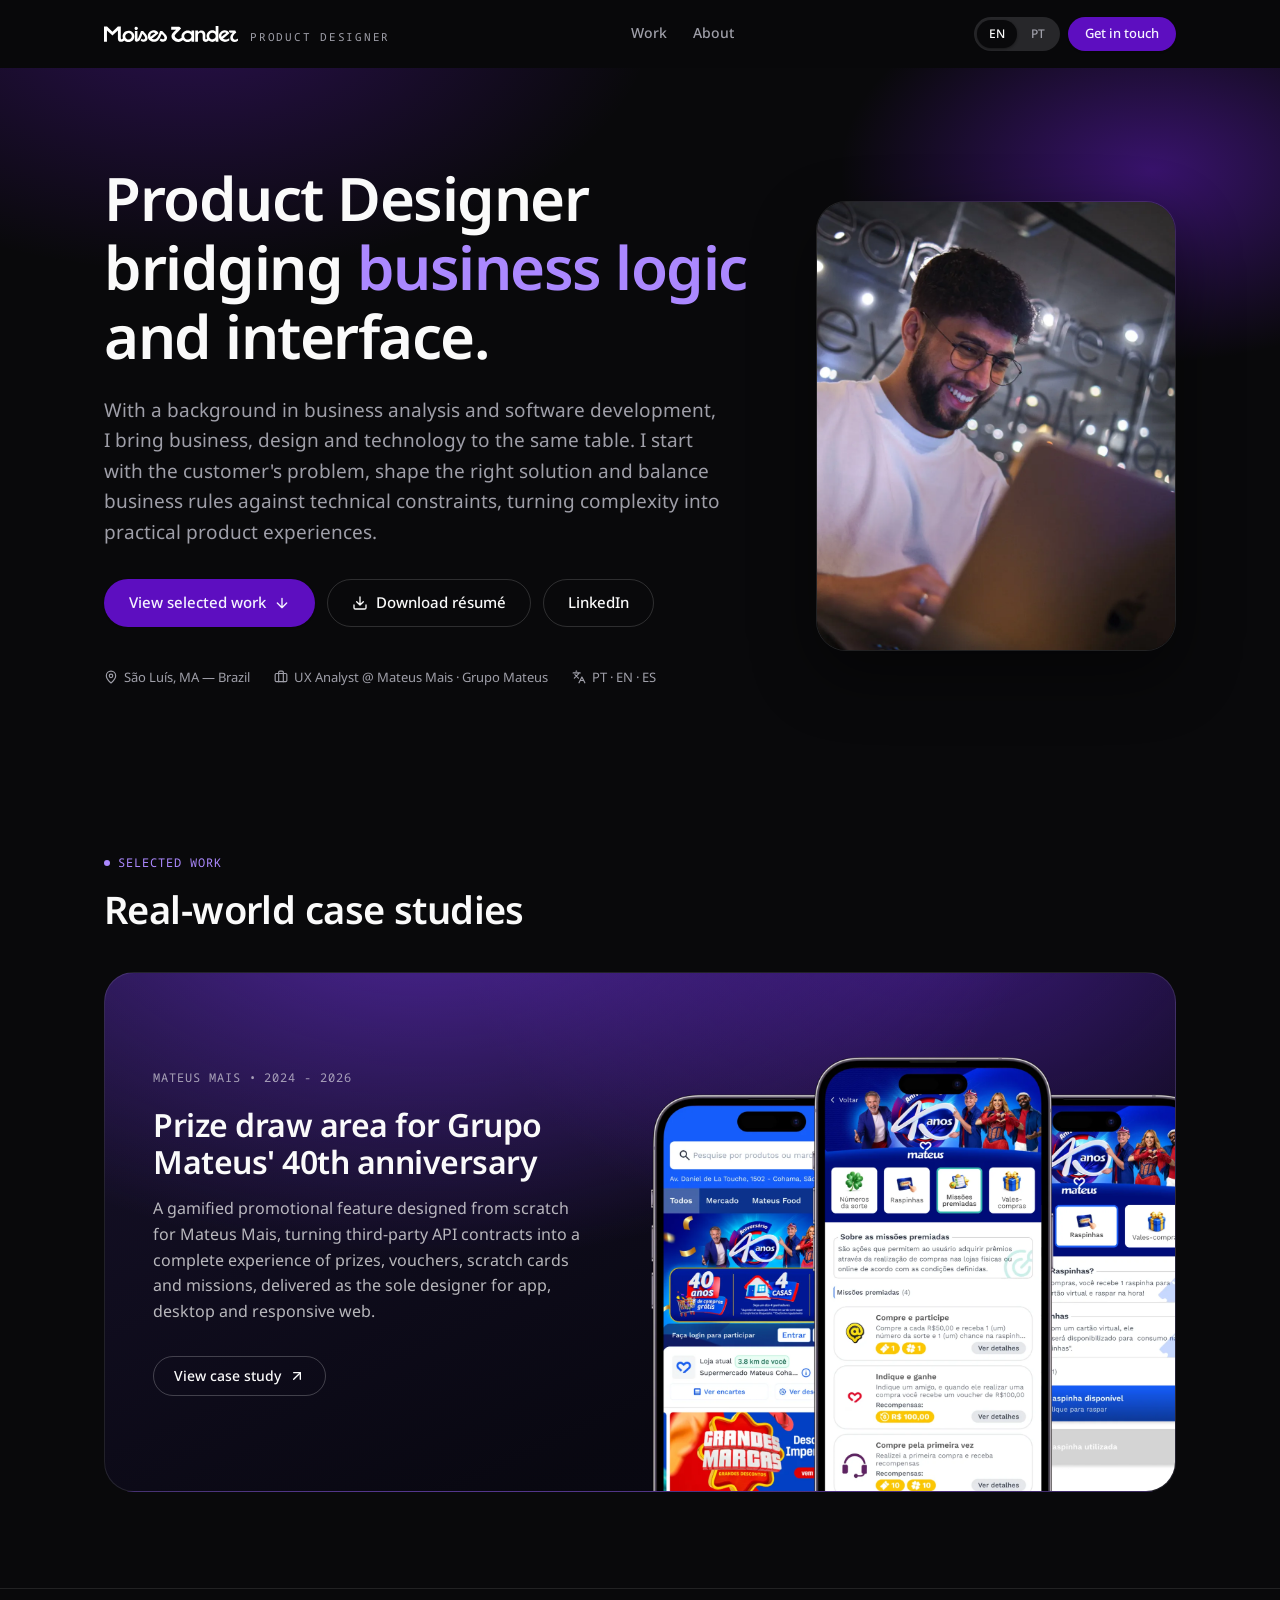
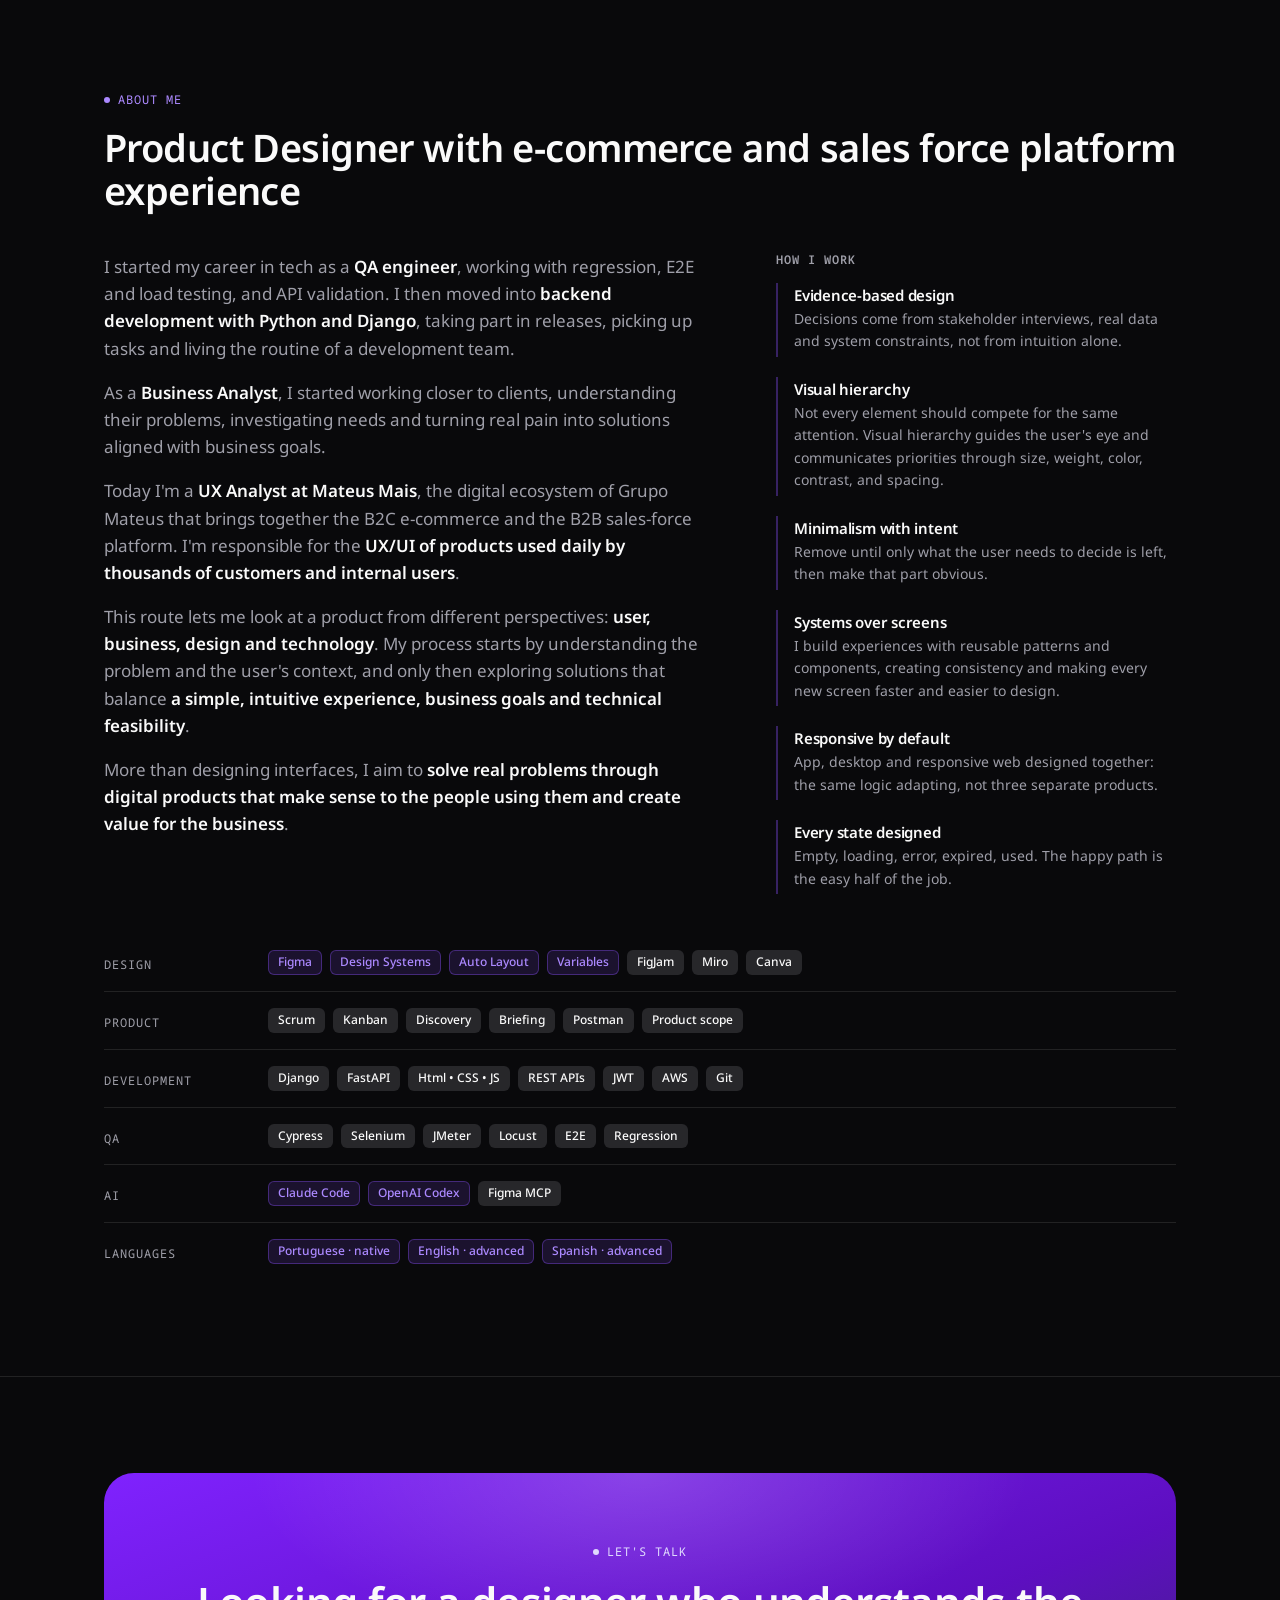
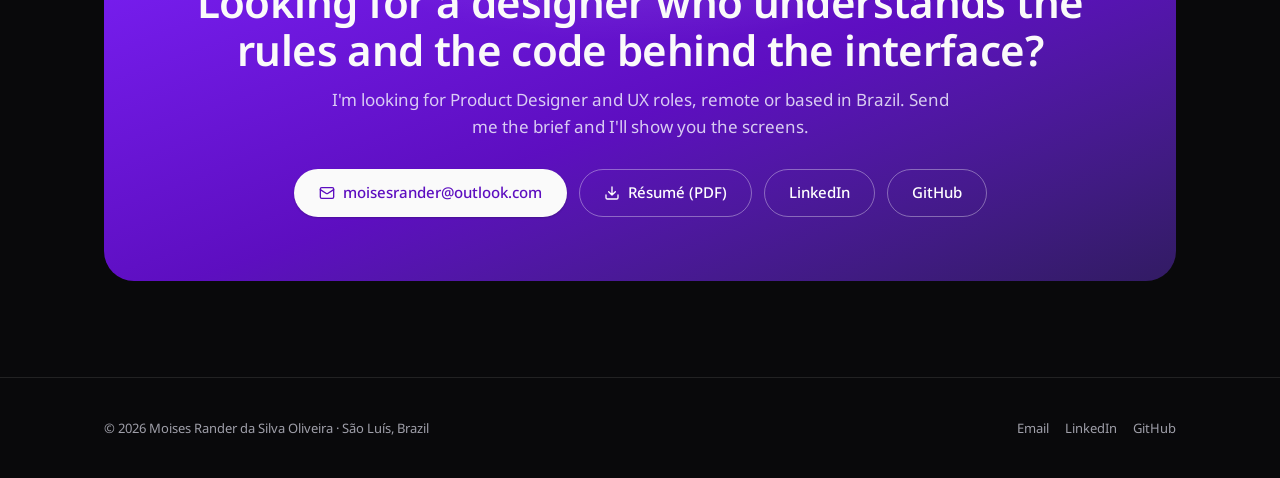
<file: index.html>
<!DOCTYPE html>
<html lang="en">

<head>
  <meta charset="UTF-8">
  <meta name="viewport" content="width=device-width, initial-scale=1.0">
  <title data-en="Moises Rander · Product Designer" data-pt="Moises Rander · Product Designer">Moises Rander · Product
    Designer</title>
  <meta name="description" content="Product Designer with a background in business analysis and software development. UX/UI for e-commerce and B2B sales force products at Grupo Mateus. São Luís, Brazil.">
  <link rel="canonical" href="https://moises-rander.github.io/portfolio/">
  <meta property="og:type" content="website">
  <meta property="og:url" content="https://moises-rander.github.io/portfolio/">
  <meta property="og:title" content="Moises Rander · Product Designer">
  <meta property="og:description" content="Product Designer with a background in business analysis and software development. UX/UI for e-commerce and B2B sales force products at Grupo Mateus. São Luís, Brazil.">
  <meta property="og:image" content="https://moises-rander.github.io/portfolio/assets/img/og-cover.jpg">
  <meta property="og:image:width" content="1200">
  <meta property="og:image:height" content="630">
  <meta property="og:locale" content="pt_BR">
  <meta property="og:locale:alternate" content="en_US">
  <meta name="twitter:card" content="summary_large_image">
  <meta name="twitter:title" content="Moises Rander · Product Designer">
  <meta name="twitter:description" content="Product Designer with a background in business analysis and software development. UX/UI for e-commerce and B2B sales force products at Grupo Mateus. São Luís, Brazil.">
  <meta name="twitter:image" content="https://moises-rander.github.io/portfolio/assets/img/og-cover.jpg">
  <link rel="icon" href="assets/img/favicon.svg" type="image/svg+xml">
  <link rel="alternate icon" href="assets/img/favicon-32.png" sizes="32x32">
  <link rel="apple-touch-icon" href="assets/img/apple-touch-icon.png">
  <meta name="theme-color" content="#0e0e11">
  <link rel="preconnect" href="https://fonts.googleapis.com">
  <link rel="preconnect" href="https://fonts.gstatic.com" crossorigin>
  <link
    href="https://fonts.googleapis.com/css2?family=Noto+Sans:wght@400;500;600;700&family=Noto+Sans+Mono:wght@400;500&display=swap"
    rel="stylesheet">
  <link rel="stylesheet" href="css/style.css">
  <script>
    // Apply saved preferences before first paint to avoid flashes.
    (function () { try { var l = localStorage.getItem('lang'); if (l) document.documentElement.setAttribute('lang', l); } catch (e) { } })();
  </script>
</head>

<body>

  <!-- Lucide icon sprite: reference with <svg class="icon"><use href="#i-name"/></svg> -->
  <svg hidden aria-hidden="true" xmlns="http://www.w3.org/2000/svg">
    <symbol id="i-arrow-down" viewBox="0 0 24 24">
      <path d="M12 5v14M19 12l-7 7-7-7" />
    </symbol>
    <symbol id="i-arrow-up-right" viewBox="0 0 24 24">
      <path d="M7 7h10v10" />
      <path d="M7 17 17 7" />
    </symbol>
    <symbol id="i-arrow-left" viewBox="0 0 24 24">
      <path d="M12 19l-7-7 7-7M19 12H5" />
    </symbol>
    <symbol id="i-map-pin" viewBox="0 0 24 24">
      <path d="M20 10c0 4.993-5.539 10.193-7.399 11.799a1 1 0 0 1-1.202 0C9.539 20.193 4 14.993 4 10a8 8 0 0 1 16 0" />
      <circle cx="12" cy="10" r="3" />
    </symbol>
    <symbol id="i-briefcase" viewBox="0 0 24 24">
      <path d="M16 20V4a2 2 0 0 0-2-2h-4a2 2 0 0 0-2 2v16" />
      <rect width="20" height="14" x="2" y="6" rx="2" />
    </symbol>
    <symbol id="i-languages" viewBox="0 0 24 24">
      <path d="m5 8 6 6M4 14l6-6 2-3M2 5h12M7 2h1M22 22l-5-10-5 10M14 18h6" />
    </symbol>
    <symbol id="i-pen-tool" viewBox="0 0 24 24">
      <path
        d="M15.707 21.293a1 1 0 0 1-1.414 0l-1.586-1.586a1 1 0 0 1 0-1.414l5.586-5.586a1 1 0 0 1 1.414 0l1.586 1.586a1 1 0 0 1 0 1.414z" />
      <path
        d="m18 13-1.375-6.874a1 1 0 0 0-.746-.776L3.235 2.028a1 1 0 0 0-1.207 1.207L5.35 15.879a1 1 0 0 0 .776.746L13 18" />
      <path d="m2.3 2.3 7.286 7.286" />
      <circle cx="11" cy="11" r="2" />
    </symbol>
    <symbol id="i-code" viewBox="0 0 24 24">
      <path d="m18 16 4-4-4-4M6 8l-4 4 4 4M14.5 4l-5 16" />
    </symbol>
    <symbol id="i-users" viewBox="0 0 24 24">
      <path d="M16 21v-2a4 4 0 0 0-4-4H6a4 4 0 0 0-4 4v2" />
      <circle cx="9" cy="7" r="4" />
      <path d="M22 21v-2a4 4 0 0 0-3-3.87M16 3.13a4 4 0 0 1 0 7.75" />
    </symbol>
    <symbol id="i-workflow" viewBox="0 0 24 24">
      <rect width="8" height="8" x="3" y="3" rx="2" />
      <path d="M7 11v4a2 2 0 0 0 2 2h4" />
      <rect width="8" height="8" x="13" y="13" rx="2" />
    </symbol>
    <symbol id="i-layers" viewBox="0 0 24 24">
      <path
        d="M12.83 2.18a2 2 0 0 0-1.66 0L2.6 6.08a1 1 0 0 0 0 1.83l8.58 3.91a2 2 0 0 0 1.66 0l8.58-3.9a1 1 0 0 0 0-1.83z" />
      <path d="M2 12a1 1 0 0 0 .58.91l8.6 3.91a2 2 0 0 0 1.65 0l8.58-3.9A1 1 0 0 0 22 12" />
      <path d="M2 17a1 1 0 0 0 .58.91l8.6 3.91a2 2 0 0 0 1.65 0l8.58-3.9A1 1 0 0 0 22 17" />
    </symbol>
    <symbol id="i-download" viewBox="0 0 24 24">
      <path d="M12 15V3M21 15v4a2 2 0 0 1-2 2H5a2 2 0 0 1-2-2v-4M7 10l5 5 5-5" />
    </symbol>
    <symbol id="i-mail" viewBox="0 0 24 24">
      <rect width="20" height="16" x="2" y="4" rx="2" />
      <path d="m22 7-8.97 5.7a1.94 1.94 0 0 1-2.06 0L2 7" />
    </symbol>
  </svg>

  <!-- ─── NAV ─── -->
  <header class="nav">
    <div class="container">
      <a class="brand" href="#top" aria-label="Moises Rander, home">
        <img class="brand-logo" src="assets/img/wordmark.svg" width="133" height="16" alt="Moises Rander">
        <span class="brand-role mono">Product Designer</span>
      </a>
      <nav class="nav-links" aria-label="Primary">
        <a href="#work"><span lang="en">Work</span><span lang="pt">Projetos</span></a>
        <a href="#about"><span lang="en">About</span><span lang="pt">Sobre</span></a>
      </nav>
      <div class="nav-actions">
        <div class="segmented segmented-sm" role="group" aria-label="Language">
          <button type="button" data-lang-btn="en" class="active">EN</button>
          <button type="button" data-lang-btn="pt">PT</button>
        </div>
        <a class="btn btn-primary btn-sm" href="mailto:moisesrander@outlook.com"><span lang="en">Get in
            touch</span><span lang="pt">Fale comigo</span></a>
      </div>
    </div>
  </header>

  <main id="top">

    <!-- ─── HERO ─── -->
    <section class="hero">
      <div class="container">
        <div class="hero-copy">
          <!-- <div class="hero-status">
            <span class="badge badge-outline"><span class="dot-live" aria-hidden="true"></span>
              <span lang="en">Open to Product Designer &amp; UX roles · Remote / Brazil</span>
              <span lang="pt">Aberto a vagas de Product Designer &amp; UX · Remoto / Brasil</span>
            </span>
          </div> -->

          <h1 lang="en">Product Designer bridging <span class="hl">business logic</span> and interface.</h1>
          <h1 lang="pt">Product Designer que une <span class="hl">lógica de negócio</span> e interface.</h1>

          <p class="hero-sub" lang="en">With a background in business analysis and software development, I bring
            business, design and technology to the same table. I start with the customer's problem, shape the right
            solution and balance business rules against technical constraints, turning complexity into practical product
            experiences.</p>
          <p class="hero-sub" lang="pt">Com experiência em análise de negócios e desenvolvimento de software, levo
            negócio, design e tecnologia para a mesma mesa. Parto do problema do cliente, construo a solução certa e
            equilibro regras de negócio e restrições técnicas, transformando complexidade em experiências de produto
            práticas.
          </p>

          <div class="hero-ctas">
            <a class="btn btn-primary btn-lg" href="#work">
              <span lang="en">View selected work</span><span lang="pt">Ver projetos</span>
              <svg class="icon">
                <use href="#i-arrow-down" />
              </svg>
            </a>
            <a class="btn btn-outline btn-lg" lang="en" href="assets/cv/moises-rander-cv-en.pdf"
              download="Moises-Rander-CV-EN.pdf">
              <svg class="icon">
                <use href="#i-download" />
              </svg>Download résumé
            </a>
            <a class="btn btn-outline btn-lg" lang="pt" href="assets/cv/moises-rander-cv-pt.pdf"
              download="Moises-Rander-Curriculo-PT.pdf">
              <svg class="icon">
                <use href="#i-download" />
              </svg>Baixar currículo
            </a>
            <a class="btn btn-outline btn-lg" href="https://linkedin.com/in/moisesrander" target="_blank"
              rel="noopener">LinkedIn</a>
          </div>

          <div class="hero-meta">
            <span><svg class="icon">
                <use href="#i-map-pin" />
              </svg>São Luís, MA — Brazil</span>
            <span><svg class="icon">
                <use href="#i-briefcase" />
              </svg><span lang="en">UX Analyst @ Mateus Mais · Grupo Mateus</span><span lang="pt">Analista de UX Pleno @
                Mateus Mais
                · Grupo Mateus</span></span>
            <span><svg class="icon">
                <use href="#i-languages" />
              </svg>PT · EN · ES</span>
          </div>
        </div>

        <figure class="hero-photo reveal in">
          <img src="assets/img/moises-portrait.webp" width="1200" height="1500"
            alt="Moises Rander smiling while working on a laptop" fetchpriority="high">
          <!-- <figcaption class="card">
            <span class="dot-live" aria-hidden="true"></span>
            <span><b>Moises Rander</b><span class="text-muted"><span lang="en">UX Analyst · Pulse / Grupo
                  Mateus</span><span lang="pt">Analista de UX · Pulse / Grupo Mateus</span></span></span>
          </figcaption> -->
        </figure>
      </div>
    </section>


    <!-- ─── WORK ─── -->
    <section class="section" id="work">
      <div class="container">
        <div class="section-head reveal">
          <div class="eyebrow"><span lang="en">Selected work</span><span lang="pt">Projetos selecionados</span></div>
          <h2 class="section-title" lang="en">Real-world case studies</h2>
          <h2 class="section-title" lang="pt">Cases reais de produto</h2>
        </div>

        <a class="case-card reveal" href="case-aniversario-40.html">
          <div class="case-card-body">
            <div class="case-meta mono">Mateus Mais • 2024 - 2026</div>
            <h3 lang="en">Prize draw area for Grupo Mateus' 40th anniversary</h3>
            <h3 lang="pt">Área de sorteios do aniversário de 40 anos do Grupo Mateus</h3>
            <p class="desc" lang="en">A gamified promotional feature designed from scratch for Mateus Mais, turning
              third-party API contracts into a complete experience of prizes, vouchers, scratch cards and missions,
              delivered as the sole designer for app, desktop and responsive web.</p>
            <p class="desc" lang="pt">Feature promocional gamificada projetada do zero para o Mateus Mais, transformando
              contratos de APIs de terceiros em uma experiência completa de prêmios, vouchers, raspadinhas e missões,
              entregue como único designer para app, desktop e web responsiva.</p>
            <span class="btn btn-outline">
              <span lang="en">View case study</span><span lang="pt">Ver o case completo</span>
              <svg class="icon">
                <use href="#i-arrow-up-right" />
              </svg>
            </span>
          </div>
          <div class="case-card-visual" aria-hidden="true">
            <img src="assets/img/case-40/mockup-phones.webp" width="1600" height="1293"
              alt="App screens from the anniversary campaign" loading="lazy">
          </div>
        </a>
      </div>
    </section>

    <!-- ─── ABOUT ─── -->
    <section class="section" id="about">
      <div class="container">
        <div class="section-head reveal">
          <div class="eyebrow"><span lang="en">About me</span><span lang="pt">Sobre mim</span></div>
          <h2 class="section-title" lang="en">Product Designer with e-commerce and sales force platform experience</h2>
          <h2 class="section-title" lang="pt">Designer de produtos com experiência em e-commerce e plataforma de força
            de vendas</h2>
        </div>

        <div class="about-grid">
          <div class="about-bio reveal">
            <p lang="en">I started my career in tech as a <strong>QA engineer</strong>, working with regression, E2E and
              load testing, and API validation. I then moved into <strong>backend development with Python and
                Django</strong>, taking part in releases, picking up tasks and living the routine of a development
              team.</p>
            <p lang="pt">Comecei minha trajetória em tecnologia como <strong>QA</strong>, trabalhando com testes
              regressivos, E2E, carga e validações de APIs. Depois, tive a oportunidade de vivenciar o
              <strong>desenvolvimento backend com Python e Django</strong>, participando de releases, execução de tasks
              e da rotina de um time de desenvolvimento.
            </p>

            <p lang="en">As a <strong>Business Analyst</strong>, I started working closer to clients, understanding
              their problems, investigating needs and turning real pain into solutions aligned with business goals.</p>
            <p lang="pt">Como <strong>Analista de Negócios</strong>, passei a atuar mais próximo dos clientes,
              entendendo seus problemas, investigando necessidades e transformando dores reais em soluções alinhadas aos
              objetivos do negócio.</p>

            <p lang="en">Today I'm a <strong>UX Analyst at Mateus Mais</strong>, the digital ecosystem of Grupo Mateus
              that brings together the B2C e-commerce and the B2B sales-force platform. I'm responsible for the
              <strong>UX/UI of products used daily by thousands of customers and internal users</strong>.
            </p>
            <p lang="pt">Hoje sou <strong>Analista de UX no Mateus Mais</strong>, ecossistema digital do Grupo Mateus
              que reúne o e-commerce B2C e a plataforma de força de vendas B2B. Sou responsável pela frente de
              <strong>UX/UI de produtos utilizados diariamente por milhares de clientes e usuários internos</strong>.
            </p>

            <p lang="en">This route lets me look at a product from different perspectives: <strong>user, business,
                design and technology</strong>. My process starts by understanding the problem and the user's context,
              and only then exploring solutions that balance <strong>a simple, intuitive experience, business goals and
                technical feasibility</strong>.</p>
            <p lang="pt">Essa trajetória me permite enxergar um produto por diferentes perspectivas: <strong>usuário,
                negócio, design e tecnologia</strong>. Meu processo começa entendendo o problema e o contexto do usuário
              para, então, explorar soluções que equilibrem <strong>uma experiência simples e intuitiva, objetivos de
                negócio e viabilidade técnica</strong>.</p>

            <p lang="en">More than designing interfaces, I aim to <strong>solve real problems through digital products
                that make sense to the people using them and create value for the business</strong>.</p>
            <p lang="pt">Mais do que desenhar interfaces, busco <strong>resolver problemas reais por meio de produtos
                digitais que façam sentido para quem usa e gerem valor para o negócio</strong>.</p>
          </div>

          <div class="about-side reveal">
            <h4 class="mono" lang="en">How I work</h4>
            <h4 class="mono" lang="pt">Como eu trabalho</h4>
            <ul class="principles">
              <li>
                <h3 lang="en">Evidence-based design</h3>
                <h3 lang="pt">Design baseado em evidência</h3>
                <p lang="en">Decisions come from stakeholder interviews, real data and system constraints, not from
                  intuition alone.</p>
                <p lang="pt">As decisões vêm de entrevistas com stakeholders, dados reais e restrições do sistema, não
                  só intuitivamente.</p>
              </li>
              <li>
                <h3 lang="en">Visual hierarchy</h3>
                <h3 lang="pt">Hierarquia visual</h3>
                <p lang="en">Not every element should compete for the same attention. Visual hierarchy guides the
                  user's eye and communicates priorities through size, weight, color, contrast, and spacing.
                </p>
                <p lang="pt">Nem todos os elementos devem competir pela mesma atenção. A hierarquia visual guia o
                  olhar e comunica prioridades por meio de tamanho, peso, cor, contraste e espaçamento.
                </p>
              </li>
              <li>
                <h3 lang="en">Minimalism with intent</h3>
                <h3 lang="pt">Minimalismo com intenção</h3>
                <p lang="en">Remove until only what the user needs to decide is left, then make that part obvious.</p>
                <p lang="pt">Remover até sobrar só o que o usuário precisa para decidir, e então tornar isso óbvio.
                </p>
              </li>
              <li>
                <h3 lang="en">Systems over screens</h3>
                <h3 lang="pt">Sistemas, não telas</h3>
                <p lang="en">I build experiences with reusable patterns and components, creating consistency and making
                  every new screen faster and easier to design.</p>
                <p lang="pt">Construo experiências a partir de padrões e componentes reutilizáveis, criando consistência
                  e tornando cada nova tela mais rápida e simples de projetar.</p>
              </li>
              <li>
                <h3 lang="en">Responsive by default</h3>
                <h3 lang="pt">Responsivo por padrão</h3>
                <p lang="en">App, desktop and responsive web designed together: the same logic adapting, not three
                  separate products.</p>
                <p lang="pt">App, desktop e web responsiva desenhados juntos: a mesma lógica se adaptando, não três
                  produtos separados.</p>
              </li>
              <li>
                <h3 lang="en">Every state designed</h3>
                <h3 lang="pt">Todos os estados desenhados</h3>
                <p lang="en">Empty, loading, error, expired, used. The happy path is the easy half of the job.</p>
                <p lang="pt">Vazio, carregando, erro, expirado, utilizado. O caminho feliz é a metade fácil do
                  trabalho.</p>
              </li>
            </ul>
          </div>
        </div>

        <div class="tools reveal">
          <div class="tools-row">
            <div class="k mono">Design</div>
            <div class="badge-row"><span class="badge badge-soft">Figma</span><span class="badge badge-soft">Design
                Systems</span><span class="badge badge-soft">Auto Layout</span><span
                class="badge badge-soft">Variables</span><span class="badge">FigJam</span><span
                class="badge">Miro</span><span class="badge">Canva</span></div>
          </div>
          <div class="tools-row">
            <div class="k mono">Product</div>
            <div class="badge-row"><span class="badge">Scrum</span><span class="badge">Kanban</span><span
                class="badge">Discovery</span><span class="badge">Briefing</span><span class="badge">Postman</span><span
                class="badge">Product scope</span></div>
          </div>
          <div class="tools-row">
            <div class="k mono">Development</div>
            <div class="badge-row"><span class="badge">Django</span><span class="badge">FastAPI</span><span
                class="badge">Html • CSS • JS</span><span class="badge">REST APIs</span><span
                class="badge">JWT</span><span class="badge">AWS</span><span class="badge">Git</span></div>
          </div>
          <div class="tools-row">
            <div class="k mono">QA</div>
            <div class="badge-row"><span class="badge">Cypress</span><span class="badge">Selenium</span><span
                class="badge">JMeter</span><span class="badge">Locust</span><span class="badge">E2E</span><span
                class="badge">Regression</span></div>
          </div>
          <div class="tools-row">
            <div class="k mono">AI</div>
            <div class="badge-row"><span class="badge badge-soft">Claude Code</span><span
                class="badge badge-soft">OpenAI Codex</span><span class="badge">Figma MCP</span></div>
          </div>
          <div class="tools-row">
            <div class="k mono"><span lang="en">Languages</span><span lang="pt">Idiomas</span></div>
            <div class="badge-row"><span class="badge badge-soft"><span lang="en">Portuguese ·
                  native</span><span lang="pt">Português · nativo</span></span><span class="badge badge-soft"><span
                  lang="en">English · advanced</span><span lang="pt">Inglês · avançado</span></span><span
                class="badge badge-soft"><span lang="en">Spanish · advanced</span><span lang="pt">Espanhol ·
                  avançado</span></span></div>
          </div>
        </div>
      </div>
    </section>

    <!-- ─── CTA ─── -->
    <section class="section" id="contact">
      <div class="container">
        <div class="cta-box reveal">
          <div class="eyebrow"><span lang="en">Let's talk</span><span lang="pt">Vamos conversar</span></div>
          <h2 lang="en">Looking for a designer who understands the rules and the code behind the interface?</h2>
          <h2 lang="pt">Procurando um designer que entende as regras e o código por trás da interface?</h2>
          <p class="section-lead" lang="en">I'm looking for Product Designer and UX roles, remote or based in Brazil.
            Send me the brief and I'll show you the screens.</p>
          <p class="section-lead" lang="pt">Estou buscando vagas de Product Designer e UX, remotas ou no Brasil. Me
            manda o briefing e eu te mostro as telas.</p>
          <div class="cta-links">
            <a class="btn btn-primary btn-lg" href="mailto:moisesrander@outlook.com"><svg class="icon">
                <use href="#i-mail" />
              </svg>moisesrander@outlook.com</a>
            <a class="btn btn-outline btn-lg" lang="en" href="assets/cv/moises-rander-cv-en.pdf"
              download="Moises-Rander-CV-EN.pdf">
              <svg class="icon">
                <use href="#i-download" />
              </svg>Résumé (PDF)
            </a>
            <a class="btn btn-outline btn-lg" lang="pt" href="assets/cv/moises-rander-cv-pt.pdf"
              download="Moises-Rander-Curriculo-PT.pdf">
              <svg class="icon">
                <use href="#i-download" />
              </svg>Currículo (PDF)
            </a>
            <a class="btn btn-outline btn-lg" href="https://linkedin.com/in/moisesrander" target="_blank"
              rel="noopener">LinkedIn</a>
            <a class="btn btn-outline btn-lg" href="https://github.com/Moises-Rander" target="_blank"
              rel="noopener">GitHub</a>
          </div>
        </div>
      </div>
    </section>

  </main>

  <footer class="footer">
    <div class="container">
      <span>© 2026 Moises Rander da Silva Oliveira · São Luís, Brazil</span>
      <div class="footer-links">
        <a href="mailto:moisesrander@outlook.com">Email</a>
        <a href="https://linkedin.com/in/moisesrander" target="_blank" rel="noopener">LinkedIn</a>
        <a href="https://github.com/Moises-Rander" target="_blank" rel="noopener">GitHub</a>
      </div>
    </div>
  </footer>

  <script src="js/main.js"></script>
</body>

</html>
</file>
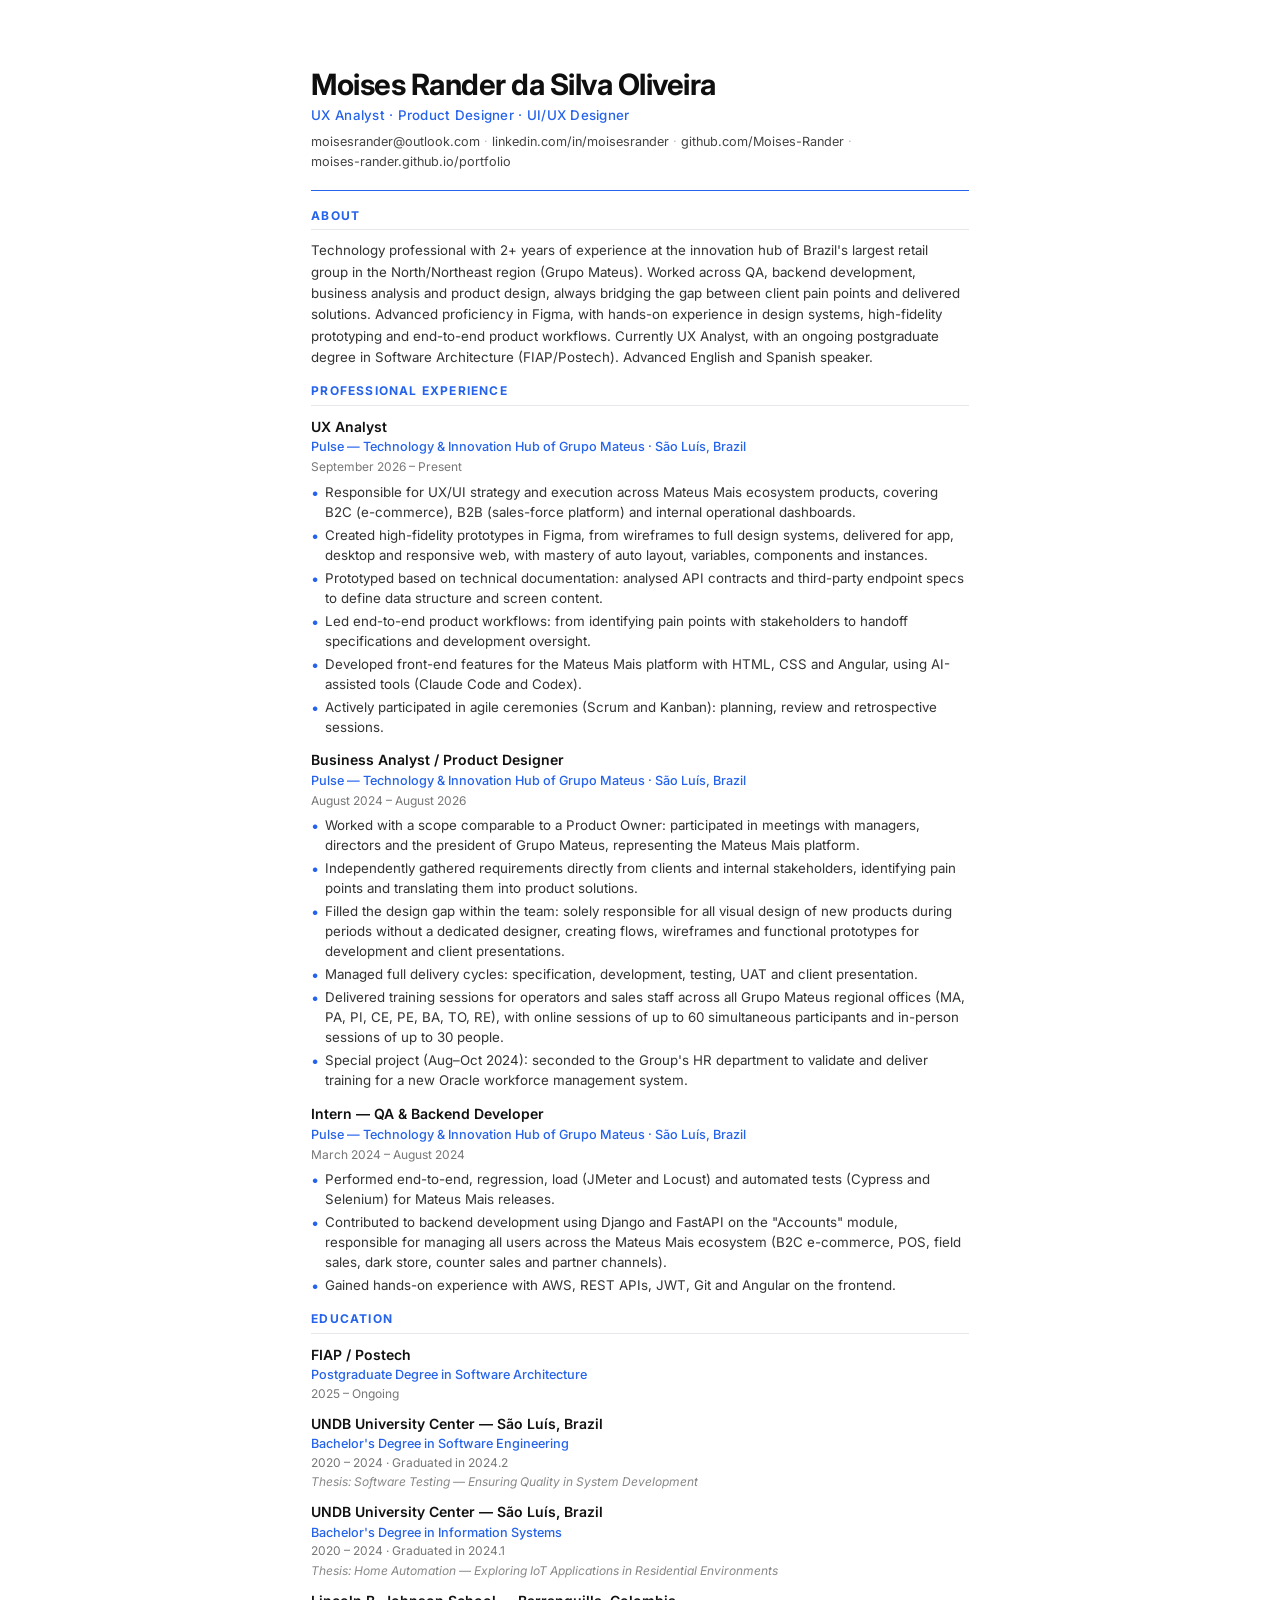
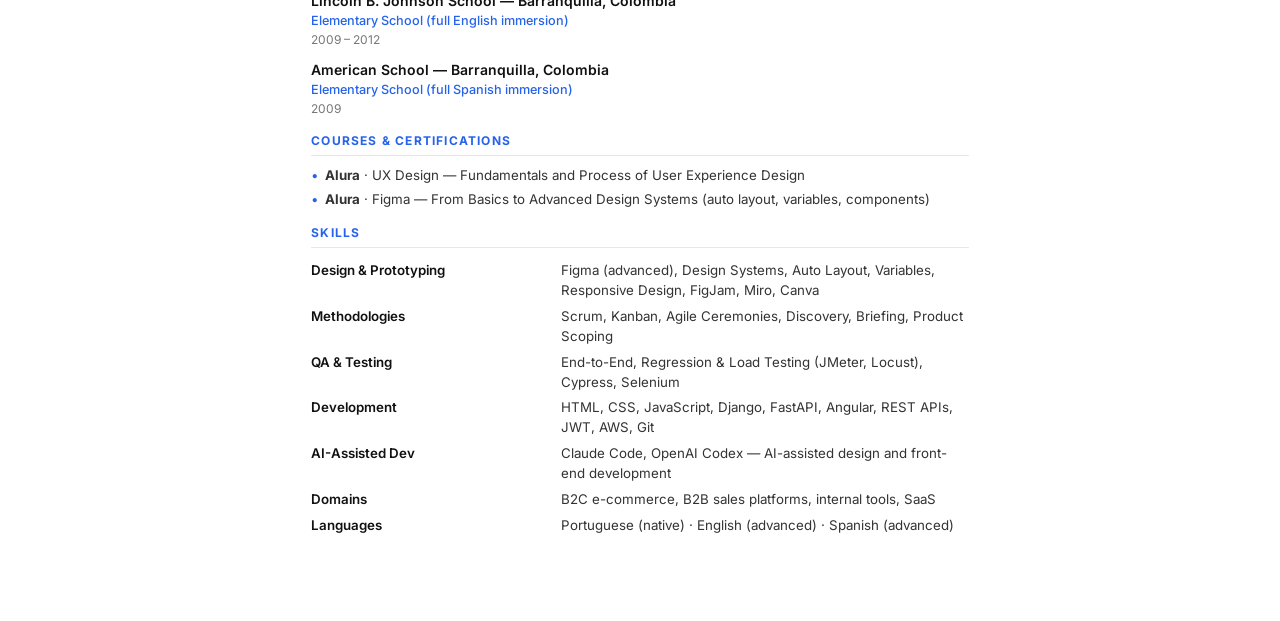
<file: cv-source/cv-en.html>
<!DOCTYPE html>
<html lang="en">
<head>
<meta charset="UTF-8">
<title>CV — Moises Rander</title>
<link rel="preconnect" href="https://fonts.googleapis.com">
<link rel="preconnect" href="https://fonts.gstatic.com" crossorigin>
<link href="https://fonts.googleapis.com/css2?family=Inter:wght@300;400;500;600;700&display=swap" rel="stylesheet">
<style>
  *, *::before, *::after { box-sizing: border-box; margin: 0; padding: 0; }

  body {
    font-family: 'Inter', -apple-system, BlinkMacSystemFont, 'Segoe UI', sans-serif;
    font-size: 10.5pt;
    line-height: 1.55;
    color: #1a1a1a;
    background: #fff;
    padding: 0;
  }

  .page {
    width: 210mm;
    margin: 0 auto;
    padding: 18mm 18mm 18mm 18mm;
    background: #fff;
  }

  .header { margin-bottom: 18px; }
  .header h1 {
    font-size: 22pt;
    font-weight: 700;
    letter-spacing: -0.5px;
    color: #0f0f0f;
    line-height: 1.15;
    margin-bottom: 3px;
  }
  .header .title-line {
    font-size: 10pt;
    font-weight: 500;
    color: #2563eb;
    margin-bottom: 7px;
    letter-spacing: 0.02em;
  }
  .header .contacts {
    font-size: 9.5pt;
    color: #444;
    display: flex;
    flex-wrap: wrap;
    gap: 0 4px;
  }
  .header .contacts span { color: #bbb; }
  .header .contacts a { color: #444; text-decoration: none; }

  .divider {
    border: none;
    border-top: 1.5px solid #2563eb;
    margin: 12px 0 16px;
  }

  .section { margin-bottom: 14px; }
  .section-title {
    font-size: 9pt;
    font-weight: 700;
    letter-spacing: 0.1em;
    text-transform: uppercase;
    color: #2563eb;
    margin-bottom: 10px;
    padding-bottom: 4px;
    border-bottom: 1px solid #e5e7eb;
  }

  .about p { font-size: 10pt; color: #333; line-height: 1.6; }

  .job { margin-bottom: 12px; }
  .job:last-child { margin-bottom: 0; }
  .job-header { margin-bottom: 2px; }
  .job-title { font-size: 10.5pt; font-weight: 600; color: #111; }
  .job-company { font-size: 9.5pt; color: #2563eb; font-weight: 500; }
  .job-period { font-size: 9pt; color: #777; margin-top: 1px; margin-bottom: 6px; }
  .job ul { list-style: none; padding: 0; }
  .job ul li {
    font-size: 10pt;
    color: #333;
    padding-left: 14px;
    position: relative;
    margin-bottom: 3px;
    line-height: 1.5;
  }
  .job ul li::before {
    content: '\2022';
    position: absolute;
    left: 0;
    color: #2563eb;
    font-size: 11pt;
    line-height: 1.4;
  }

  .edu-item { margin-bottom: 9px; }
  .edu-item:last-child { margin-bottom: 0; }
  .edu-institution { font-size: 10.5pt; font-weight: 600; color: #111; }
  .edu-degree { font-size: 9.5pt; color: #2563eb; font-weight: 500; }
  .edu-period { font-size: 9pt; color: #777; }
  .edu-tcc { font-size: 9pt; color: #888; font-style: italic; margin-top: 1px; }

  .cert-list { list-style: none; padding: 0; }
  .cert-list li {
    font-size: 10pt;
    color: #333;
    padding-left: 14px;
    position: relative;
    margin-bottom: 4px;
    line-height: 1.5;
  }
  .cert-list li::before { content: '\2022'; position: absolute; left: 0; color: #2563eb; }

  .skills-table { width: 100%; border-collapse: collapse; }
  .skills-table tr { vertical-align: top; }
  .skills-table td { font-size: 10pt; padding: 3px 0; line-height: 1.5; }
  .skills-table td:first-child {
    font-weight: 600;
    color: #111;
    width: 38%;
    padding-right: 12px;
    white-space: nowrap;
  }
  .skills-table td:last-child { color: #333; }

  .job, .edu-item, .cert-list li, .skills-table { break-inside: avoid; }
  .section-title { break-after: avoid; }

  @media print {
    body { background: #fff; }
    .page { padding: 13mm 16mm; margin: 0; width: 100%; box-shadow: none; }
    a { color: inherit; text-decoration: none; }
    @page { size: A4; margin: 0; }
  }
</style>
</head>
<body>
<div class="page">
  <div class="header">
    <h1>Moises Rander da Silva Oliveira</h1>
    <div class="title-line">UX Analyst · Product Designer · UI/UX Designer</div>
    <div class="contacts">
      <a href="mailto:moisesrander@outlook.com">moisesrander@outlook.com</a>
      <span>·</span>
      <a href="https://linkedin.com/in/moisesrander">linkedin.com/in/moisesrander</a>
      <span>·</span>
      <a href="https://github.com/Moises-Rander">github.com/Moises-Rander</a>
      <span>·</span>
      <a href="https://moises-rander.github.io/portfolio/">moises-rander.github.io/portfolio</a>
    </div>
  </div>

  <hr class="divider">

  <div class="section about">
    <div class="section-title">About</div>
    <p>Technology professional with 2+ years of experience at the innovation hub of Brazil's largest retail group in
    the North/Northeast region (Grupo Mateus). Worked across QA, backend development, business analysis and
    product design, always bridging the gap between client pain points and delivered solutions. Advanced
    proficiency in Figma, with hands-on experience in design systems, high-fidelity prototyping and end-to-end
    product workflows. Currently UX Analyst, with an ongoing postgraduate degree in Software Architecture
    (FIAP/Postech). Advanced English and Spanish speaker.</p>
  </div>

  <div class="section">
    <div class="section-title">Professional Experience</div>

    <div class="job">
      <div class="job-header">
        <div class="job-title">UX Analyst</div>
        <div class="job-company">Pulse — Technology &amp; Innovation Hub of Grupo Mateus · São Luís, Brazil</div>
        <div class="job-period">September 2026 – Present</div>
      </div>
      <ul>
        <li>Responsible for UX/UI strategy and execution across Mateus Mais ecosystem products, covering B2C (e-commerce), B2B (sales-force platform) and internal operational dashboards.</li>
        <li>Created high-fidelity prototypes in Figma, from wireframes to full design systems, delivered for app, desktop and responsive web, with mastery of auto layout, variables, components and instances.</li>
        <li>Prototyped based on technical documentation: analysed API contracts and third-party endpoint specs to define data structure and screen content.</li>
        <li>Led end-to-end product workflows: from identifying pain points with stakeholders to handoff specifications and development oversight.</li>
        <li>Developed front-end features for the Mateus Mais platform with HTML, CSS and Angular, using AI-assisted tools (Claude Code and Codex).</li>
        <li>Actively participated in agile ceremonies (Scrum and Kanban): planning, review and retrospective sessions.</li>
      </ul>
    </div>

    <div class="job">
      <div class="job-header">
        <div class="job-title">Business Analyst / Product Designer</div>
        <div class="job-company">Pulse — Technology &amp; Innovation Hub of Grupo Mateus · São Luís, Brazil</div>
        <div class="job-period">August 2024 – August 2026</div>
      </div>
      <ul>
        <li>Worked with a scope comparable to a Product Owner: participated in meetings with managers, directors and the president of Grupo Mateus, representing the Mateus Mais platform.</li>
        <li>Independently gathered requirements directly from clients and internal stakeholders, identifying pain points and translating them into product solutions.</li>
        <li>Filled the design gap within the team: solely responsible for all visual design of new products during periods without a dedicated designer, creating flows, wireframes and functional prototypes for development and client presentations.</li>
        <li>Managed full delivery cycles: specification, development, testing, UAT and client presentation.</li>
        <li>Delivered training sessions for operators and sales staff across all Grupo Mateus regional offices (MA, PA, PI, CE, PE, BA, TO, RE), with online sessions of up to 60 simultaneous participants and in-person sessions of up to 30 people.</li>
        <li>Special project (Aug–Oct 2024): seconded to the Group's HR department to validate and deliver training for a new Oracle workforce management system.</li>
      </ul>
    </div>

    <div class="job">
      <div class="job-header">
        <div class="job-title">Intern — QA &amp; Backend Developer</div>
        <div class="job-company">Pulse — Technology &amp; Innovation Hub of Grupo Mateus · São Luís, Brazil</div>
        <div class="job-period">March 2024 – August 2024</div>
      </div>
      <ul>
        <li>Performed end-to-end, regression, load (JMeter and Locust) and automated tests (Cypress and Selenium) for Mateus Mais releases.</li>
        <li>Contributed to backend development using Django and FastAPI on the "Accounts" module, responsible for managing all users across the Mateus Mais ecosystem (B2C e-commerce, POS, field sales, dark store, counter sales and partner channels).</li>
        <li>Gained hands-on experience with AWS, REST APIs, JWT, Git and Angular on the frontend.</li>
      </ul>
    </div>
  </div>

  <div class="section">
    <div class="section-title">Education</div>

    <div class="edu-item">
      <div class="edu-institution">FIAP / Postech</div>
      <div class="edu-degree">Postgraduate Degree in Software Architecture</div>
      <div class="edu-period">2025 – Ongoing</div>
    </div>

    <div class="edu-item">
      <div class="edu-institution">UNDB University Center — São Luís, Brazil</div>
      <div class="edu-degree">Bachelor's Degree in Software Engineering</div>
      <div class="edu-period">2020 – 2024 · Graduated in 2024.2</div>
      <div class="edu-tcc">Thesis: Software Testing — Ensuring Quality in System Development</div>
    </div>

    <div class="edu-item">
      <div class="edu-institution">UNDB University Center — São Luís, Brazil</div>
      <div class="edu-degree">Bachelor's Degree in Information Systems</div>
      <div class="edu-period">2020 – 2024 · Graduated in 2024.1</div>
      <div class="edu-tcc">Thesis: Home Automation — Exploring IoT Applications in Residential Environments</div>
    </div>

    <div class="edu-item">
      <div class="edu-institution">Lincoln B. Johnson School — Barranquilla, Colombia</div>
      <div class="edu-degree">Elementary School (full English immersion)</div>
      <div class="edu-period">2009 – 2012</div>
    </div>

    <div class="edu-item">
      <div class="edu-institution">American School — Barranquilla, Colombia</div>
      <div class="edu-degree">Elementary School (full Spanish immersion)</div>
      <div class="edu-period">2009</div>
    </div>
  </div>

  <div class="section">
    <div class="section-title">Courses &amp; Certifications</div>
    <ul class="cert-list">
      <li><strong>Alura</strong> · UX Design — Fundamentals and Process of User Experience Design</li>
      <li><strong>Alura</strong> · Figma — From Basics to Advanced Design Systems (auto layout, variables, components)</li>
    </ul>
  </div>

  <div class="section">
    <div class="section-title">Skills</div>
    <table class="skills-table">
      <tr><td>Design &amp; Prototyping</td><td>Figma (advanced), Design Systems, Auto Layout, Variables, Responsive Design, FigJam, Miro, Canva</td></tr>
      <tr><td>Methodologies</td><td>Scrum, Kanban, Agile Ceremonies, Discovery, Briefing, Product Scoping</td></tr>
      <tr><td>QA &amp; Testing</td><td>End-to-End, Regression &amp; Load Testing (JMeter, Locust), Cypress, Selenium</td></tr>
      <tr><td>Development</td><td>HTML, CSS, JavaScript, Django, FastAPI, Angular, REST APIs, JWT, AWS, Git</td></tr>
      <tr><td>AI-Assisted Dev</td><td>Claude Code, OpenAI Codex — AI-assisted design and front-end development</td></tr>
      <tr><td>Domains</td><td>B2C e-commerce, B2B sales platforms, internal tools, SaaS</td></tr>
      <tr><td>Languages</td><td>Portuguese (native) · English (advanced) · Spanish (advanced)</td></tr>
    </table>
  </div>
</div>
</body>
</html>
</file>
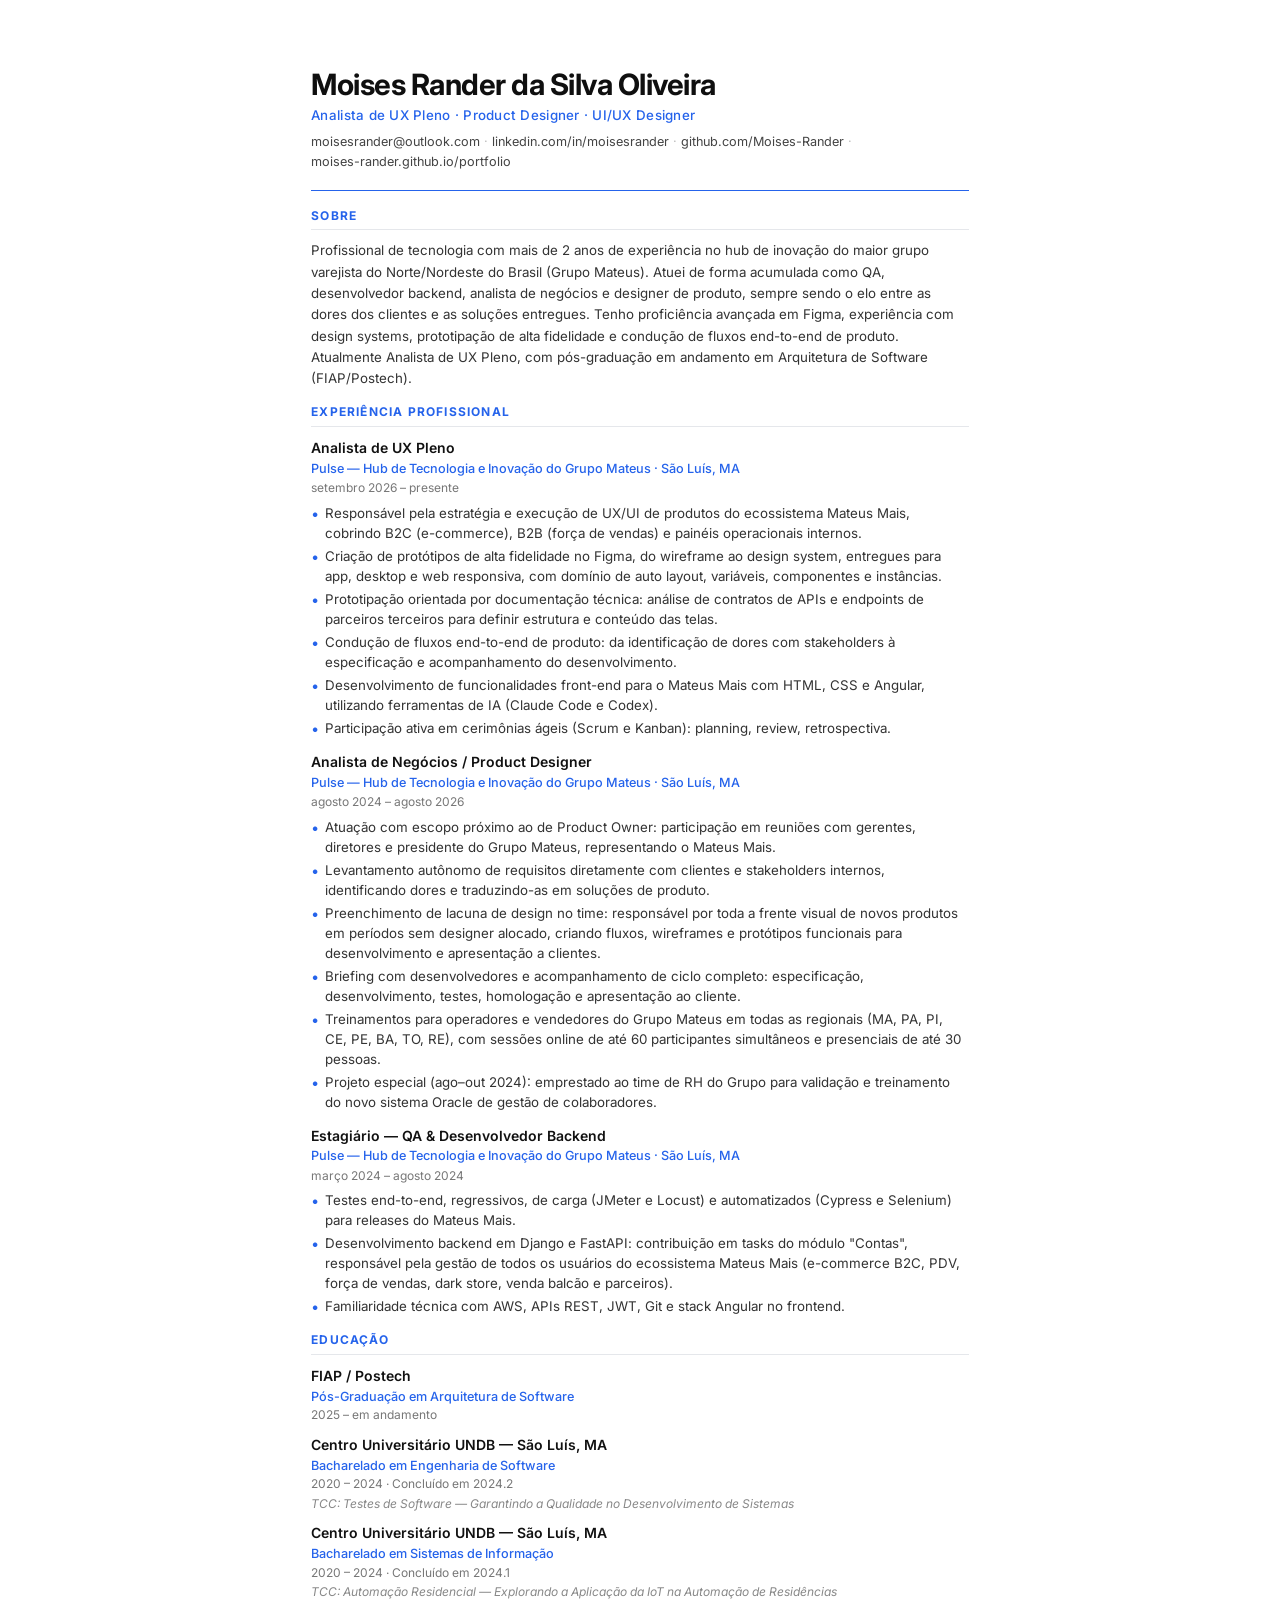
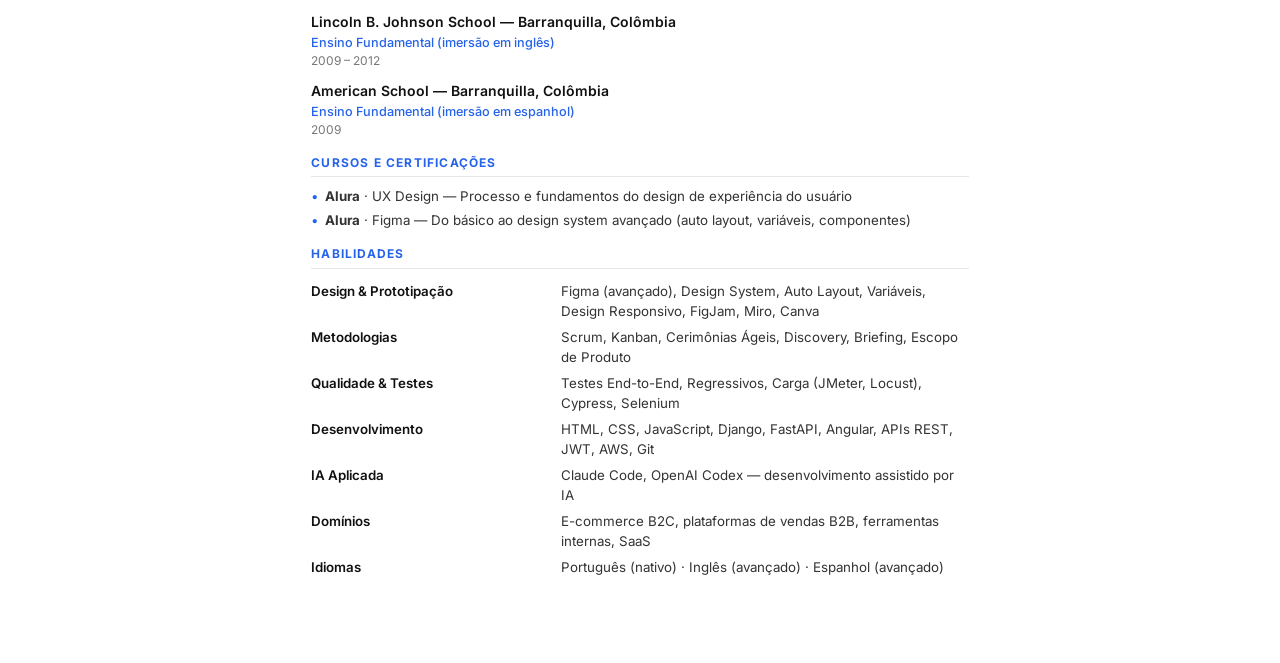
<file: cv-source/cv-pt.html>
<!DOCTYPE html>
<html lang="pt-BR">
<head>
<meta charset="UTF-8">
<title>Currículo — Moises Rander</title>
<link rel="preconnect" href="https://fonts.googleapis.com">
<link rel="preconnect" href="https://fonts.gstatic.com" crossorigin>
<link href="https://fonts.googleapis.com/css2?family=Inter:wght@300;400;500;600;700&display=swap" rel="stylesheet">
<style>
  *, *::before, *::after { box-sizing: border-box; margin: 0; padding: 0; }

  body {
    font-family: 'Inter', -apple-system, BlinkMacSystemFont, 'Segoe UI', sans-serif;
    font-size: 10.5pt;
    line-height: 1.55;
    color: #1a1a1a;
    background: #fff;
    padding: 0;
  }

  .page {
    width: 210mm;
    margin: 0 auto;
    padding: 18mm 18mm 18mm 18mm;
    background: #fff;
  }

  .header { margin-bottom: 18px; }
  .header h1 {
    font-size: 22pt;
    font-weight: 700;
    letter-spacing: -0.5px;
    color: #0f0f0f;
    line-height: 1.15;
    margin-bottom: 3px;
  }
  .header .title-line {
    font-size: 10pt;
    font-weight: 500;
    color: #2563eb;
    margin-bottom: 7px;
    letter-spacing: 0.02em;
  }
  .header .contacts {
    font-size: 9.5pt;
    color: #444;
    display: flex;
    flex-wrap: wrap;
    gap: 0 4px;
  }
  .header .contacts span { color: #bbb; }
  .header .contacts a { color: #444; text-decoration: none; }

  .divider {
    border: none;
    border-top: 1.5px solid #2563eb;
    margin: 12px 0 16px;
  }

  .section { margin-bottom: 14px; }
  .section-title {
    font-size: 9pt;
    font-weight: 700;
    letter-spacing: 0.1em;
    text-transform: uppercase;
    color: #2563eb;
    margin-bottom: 10px;
    padding-bottom: 4px;
    border-bottom: 1px solid #e5e7eb;
  }

  .about p { font-size: 10pt; color: #333; line-height: 1.6; }

  .job { margin-bottom: 12px; }
  .job:last-child { margin-bottom: 0; }
  .job-header { margin-bottom: 2px; }
  .job-title { font-size: 10.5pt; font-weight: 600; color: #111; }
  .job-company { font-size: 9.5pt; color: #2563eb; font-weight: 500; }
  .job-period { font-size: 9pt; color: #777; margin-top: 1px; margin-bottom: 6px; }
  .job ul { list-style: none; padding: 0; }
  .job ul li {
    font-size: 10pt;
    color: #333;
    padding-left: 14px;
    position: relative;
    margin-bottom: 3px;
    line-height: 1.5;
  }
  .job ul li::before {
    content: '\2022';
    position: absolute;
    left: 0;
    color: #2563eb;
    font-size: 11pt;
    line-height: 1.4;
  }

  .edu-item { margin-bottom: 9px; }
  .edu-item:last-child { margin-bottom: 0; }
  .edu-institution { font-size: 10.5pt; font-weight: 600; color: #111; }
  .edu-degree { font-size: 9.5pt; color: #2563eb; font-weight: 500; }
  .edu-period { font-size: 9pt; color: #777; }
  .edu-tcc { font-size: 9pt; color: #888; font-style: italic; margin-top: 1px; }

  .cert-list { list-style: none; padding: 0; }
  .cert-list li {
    font-size: 10pt;
    color: #333;
    padding-left: 14px;
    position: relative;
    margin-bottom: 4px;
    line-height: 1.5;
  }
  .cert-list li::before { content: '\2022'; position: absolute; left: 0; color: #2563eb; }

  .skills-table { width: 100%; border-collapse: collapse; }
  .skills-table tr { vertical-align: top; }
  .skills-table td { font-size: 10pt; padding: 3px 0; line-height: 1.5; }
  .skills-table td:first-child {
    font-weight: 600;
    color: #111;
    width: 38%;
    padding-right: 12px;
    white-space: nowrap;
  }
  .skills-table td:last-child { color: #333; }

  .job, .edu-item, .cert-list li, .skills-table { break-inside: avoid; }
  .section-title { break-after: avoid; }

  @media print {
    body { background: #fff; }
    .page { padding: 13mm 16mm; margin: 0; width: 100%; box-shadow: none; }
    a { color: inherit; text-decoration: none; }
    @page { size: A4; margin: 0; }
  }
</style>
</head>
<body>
<div class="page">
  <div class="header">
    <h1>Moises Rander da Silva Oliveira</h1>
    <div class="title-line">Analista de UX Pleno · Product Designer · UI/UX Designer</div>
    <div class="contacts">
      <a href="mailto:moisesrander@outlook.com">moisesrander@outlook.com</a>
      <span>·</span>
      <a href="https://linkedin.com/in/moisesrander">linkedin.com/in/moisesrander</a>
      <span>·</span>
      <a href="https://github.com/Moises-Rander">github.com/Moises-Rander</a>
      <span>·</span>
      <a href="https://moises-rander.github.io/portfolio/">moises-rander.github.io/portfolio</a>
    </div>
  </div>

  <hr class="divider">

  <div class="section about">
    <div class="section-title">Sobre</div>
    <p>Profissional de tecnologia com mais de 2 anos de experiência no hub de inovação do maior grupo varejista do
    Norte/Nordeste do Brasil (Grupo Mateus). Atuei de forma acumulada como QA, desenvolvedor backend, analista de
    negócios e designer de produto, sempre sendo o elo entre as dores dos clientes e as soluções entregues.
    Tenho proficiência avançada em Figma, experiência com design systems, prototipação de alta fidelidade e
    condução de fluxos end-to-end de produto. Atualmente Analista de UX Pleno, com pós-graduação em andamento em
    Arquitetura de Software (FIAP/Postech).</p>
  </div>

  <div class="section">
    <div class="section-title">Experiência Profissional</div>

    <div class="job">
      <div class="job-header">
        <div class="job-title">Analista de UX Pleno</div>
        <div class="job-company">Pulse — Hub de Tecnologia e Inovação do Grupo Mateus · São Luís, MA</div>
        <div class="job-period">setembro 2026 – presente</div>
      </div>
      <ul>
        <li>Responsável pela estratégia e execução de UX/UI de produtos do ecossistema Mateus Mais, cobrindo B2C (e-commerce), B2B (força de vendas) e painéis operacionais internos.</li>
        <li>Criação de protótipos de alta fidelidade no Figma, do wireframe ao design system, entregues para app, desktop e web responsiva, com domínio de auto layout, variáveis, componentes e instâncias.</li>
        <li>Prototipação orientada por documentação técnica: análise de contratos de APIs e endpoints de parceiros terceiros para definir estrutura e conteúdo das telas.</li>
        <li>Condução de fluxos end-to-end de produto: da identificação de dores com stakeholders à especificação e acompanhamento do desenvolvimento.</li>
        <li>Desenvolvimento de funcionalidades front-end para o Mateus Mais com HTML, CSS e Angular, utilizando ferramentas de IA (Claude Code e Codex).</li>
        <li>Participação ativa em cerimônias ágeis (Scrum e Kanban): planning, review, retrospectiva.</li>
      </ul>
    </div>

    <div class="job">
      <div class="job-header">
        <div class="job-title">Analista de Negócios / Product Designer</div>
        <div class="job-company">Pulse — Hub de Tecnologia e Inovação do Grupo Mateus · São Luís, MA</div>
        <div class="job-period">agosto 2024 – agosto 2026</div>
      </div>
      <ul>
        <li>Atuação com escopo próximo ao de Product Owner: participação em reuniões com gerentes, diretores e presidente do Grupo Mateus, representando o Mateus Mais.</li>
        <li>Levantamento autônomo de requisitos diretamente com clientes e stakeholders internos, identificando dores e traduzindo-as em soluções de produto.</li>
        <li>Preenchimento de lacuna de design no time: responsável por toda a frente visual de novos produtos em períodos sem designer alocado, criando fluxos, wireframes e protótipos funcionais para desenvolvimento e apresentação a clientes.</li>
        <li>Briefing com desenvolvedores e acompanhamento de ciclo completo: especificação, desenvolvimento, testes, homologação e apresentação ao cliente.</li>
        <li>Treinamentos para operadores e vendedores do Grupo Mateus em todas as regionais (MA, PA, PI, CE, PE, BA, TO, RE), com sessões online de até 60 participantes simultâneos e presenciais de até 30 pessoas.</li>
        <li>Projeto especial (ago–out 2024): emprestado ao time de RH do Grupo para validação e treinamento do novo sistema Oracle de gestão de colaboradores.</li>
      </ul>
    </div>

    <div class="job">
      <div class="job-header">
        <div class="job-title">Estagiário — QA &amp; Desenvolvedor Backend</div>
        <div class="job-company">Pulse — Hub de Tecnologia e Inovação do Grupo Mateus · São Luís, MA</div>
        <div class="job-period">março 2024 – agosto 2024</div>
      </div>
      <ul>
        <li>Testes end-to-end, regressivos, de carga (JMeter e Locust) e automatizados (Cypress e Selenium) para releases do Mateus Mais.</li>
        <li>Desenvolvimento backend em Django e FastAPI: contribuição em tasks do módulo "Contas", responsável pela gestão de todos os usuários do ecossistema Mateus Mais (e-commerce B2C, PDV, força de vendas, dark store, venda balcão e parceiros).</li>
        <li>Familiaridade técnica com AWS, APIs REST, JWT, Git e stack Angular no frontend.</li>
      </ul>
    </div>
  </div>

  <div class="section">
    <div class="section-title">Educação</div>

    <div class="edu-item">
      <div class="edu-institution">FIAP / Postech</div>
      <div class="edu-degree">Pós-Graduação em Arquitetura de Software</div>
      <div class="edu-period">2025 – em andamento</div>
    </div>

    <div class="edu-item">
      <div class="edu-institution">Centro Universitário UNDB — São Luís, MA</div>
      <div class="edu-degree">Bacharelado em Engenharia de Software</div>
      <div class="edu-period">2020 – 2024 · Concluído em 2024.2</div>
      <div class="edu-tcc">TCC: Testes de Software — Garantindo a Qualidade no Desenvolvimento de Sistemas</div>
    </div>

    <div class="edu-item">
      <div class="edu-institution">Centro Universitário UNDB — São Luís, MA</div>
      <div class="edu-degree">Bacharelado em Sistemas de Informação</div>
      <div class="edu-period">2020 – 2024 · Concluído em 2024.1</div>
      <div class="edu-tcc">TCC: Automação Residencial — Explorando a Aplicação da IoT na Automação de Residências</div>
    </div>

    <div class="edu-item">
      <div class="edu-institution">Lincoln B. Johnson School — Barranquilla, Colômbia</div>
      <div class="edu-degree">Ensino Fundamental (imersão em inglês)</div>
      <div class="edu-period">2009 – 2012</div>
    </div>

    <div class="edu-item">
      <div class="edu-institution">American School — Barranquilla, Colômbia</div>
      <div class="edu-degree">Ensino Fundamental (imersão em espanhol)</div>
      <div class="edu-period">2009</div>
    </div>
  </div>

  <div class="section">
    <div class="section-title">Cursos e Certificações</div>
    <ul class="cert-list">
      <li><strong>Alura</strong> · UX Design — Processo e fundamentos do design de experiência do usuário</li>
      <li><strong>Alura</strong> · Figma — Do básico ao design system avançado (auto layout, variáveis, componentes)</li>
    </ul>
  </div>

  <div class="section">
    <div class="section-title">Habilidades</div>
    <table class="skills-table">
      <tr><td>Design &amp; Prototipação</td><td>Figma (avançado), Design System, Auto Layout, Variáveis, Design Responsivo, FigJam, Miro, Canva</td></tr>
      <tr><td>Metodologias</td><td>Scrum, Kanban, Cerimônias Ágeis, Discovery, Briefing, Escopo de Produto</td></tr>
      <tr><td>Qualidade &amp; Testes</td><td>Testes End-to-End, Regressivos, Carga (JMeter, Locust), Cypress, Selenium</td></tr>
      <tr><td>Desenvolvimento</td><td>HTML, CSS, JavaScript, Django, FastAPI, Angular, APIs REST, JWT, AWS, Git</td></tr>
      <tr><td>IA Aplicada</td><td>Claude Code, OpenAI Codex — desenvolvimento assistido por IA</td></tr>
      <tr><td>Domínios</td><td>E-commerce B2C, plataformas de vendas B2B, ferramentas internas, SaaS</td></tr>
      <tr><td>Idiomas</td><td>Português (nativo) · Inglês (avançado) · Espanhol (avançado)</td></tr>
    </table>
  </div>
</div>
</body>
</html>
</file>
<file: css/style.css>
/* ═══════════════════════════════════════════════════════════
   Moises Rander — Portfolio
   Design system: shadcn/ui preset "Luma" · base Zinc · theme Violet
   Fonts: Noto Sans (heading + body) · Noto Sans Mono (labels)
   Icons: Lucide (inline SVG sprite, see <svg hidden> in each page)

   Layers
   1. Tokens        — shadcn variables (oklch), dark only
   2. Base          — reset, typography, language switching
   3. Primitives    — .btn .badge .card .input .segmented .kbd .separator
   4. Layout        — nav, sections, page-specific composition
   ═══════════════════════════════════════════════════════════ */

/* ───────────────────────── 1. TOKENS ───────────────────────── */

/* From the shadcn export `.dark` block — the site is dark-only */
:root {
  --background: oklch(0.141 0.005 285.823);
  --foreground: oklch(0.985 0 0);
  --card: oklch(0.21 0.006 285.885);
  --card-foreground: oklch(0.985 0 0);
  --popover: oklch(0.21 0.006 285.885);
  --popover-foreground: oklch(0.985 0 0);
  --primary: oklch(0.432 0.232 292.759);
  --primary-foreground: oklch(0.969 0.016 293.756);
  --secondary: oklch(0.274 0.006 286.033);
  --secondary-foreground: oklch(0.985 0 0);
  --muted: oklch(0.274 0.006 286.033);
  --muted-foreground: oklch(0.705 0.015 286.067);
  --accent: oklch(0.274 0.006 286.033);
  --accent-foreground: oklch(0.985 0 0);
  --destructive: oklch(0.704 0.191 22.216);
  --border: oklch(1 0 0 / 10%);
  --input: oklch(1 0 0 / 15%);
  --ring: oklch(0.552 0.016 285.938);
  --chart-1: oklch(0.811 0.111 293.571);
  --chart-2: oklch(0.606 0.25 292.717);
  --chart-3: oklch(0.541 0.281 293.009);
  --chart-4: oklch(0.491 0.27 292.581);
  --chart-5: oklch(0.432 0.232 292.759);

  /* Portfolio extensions (not in the shadcn export) */
  --primary-hover: oklch(0.491 0.27 292.581); /* chart-4 */
  --primary-text: oklch(
    0.72 0.19 293
  ); /* readable violet for links/labels on dark */
  --primary-soft: oklch(0.606 0.25 292.717 / 14%);
  --primary-line: oklch(0.606 0.25 292.717 / 35%);
  --success: oklch(0.765 0.177 163.223);
  --success-soft: oklch(0.765 0.177 163.223 / 14%);
  --warning: oklch(0.795 0.184 86.047);
  --warning-soft: oklch(0.795 0.184 86.047 / 14%);
  --glow: oklch(0.541 0.281 293.009 / 28%);
  --overlay: oklch(0.141 0.005 285.823 / 88%);

  /* Radius — Luma "Large": 0.875rem base + shadcn scale */
  --radius: 0.875rem;
  --radius-xs: calc(var(--radius) - 8px); /* 6px  · badges, kbd */
  --radius-sm: calc(var(--radius) - 4px); /* 10px · small controls */
  --radius-md: calc(var(--radius) - 2px); /* 12px */
  --radius-lg: var(--radius); /* 14px · inputs (square), tiles */
  --radius-xl: calc(var(--radius) + 4px); /* 18px · inner cards, frames */
  --radius-2xl: calc(var(--radius) + 10px); /* 24px · cards */
  --radius-3xl: calc(var(--radius) + 16px); /* 30px · hero panels */
  --radius-full: 9999px; /* buttons, inputs, tabs */

  /* Typography */
  --font-sans:
    "Noto Sans", ui-sans-serif, system-ui, -apple-system, "Segoe UI", sans-serif;
  --font-heading: "Noto Sans", ui-sans-serif, system-ui, sans-serif;
  --font-mono: "Noto Sans Mono", ui-monospace, SFMono-Regular, Menlo, monospace;

  /* Spacing scale (4px base, matches Tailwind steps used by shadcn) */
  --space-1: 4px;
  --space-2: 8px;
  --space-3: 12px;
  --space-4: 16px;
  --space-5: 20px;
  --space-6: 24px;
  --space-7: 28px;
  --space-8: 32px;
  --space-10: 40px;
  --space-12: 48px;
  --space-14: 56px;
  --space-16: 64px;
  --space-20: 80px;
  --space-24: 96px;

  /* Layout */
  --container: 1120px;
  --gutter: var(--space-6);
  --nav-h: 68px;

  /* Elevation */
  --shadow-xs: 0 1px 2px oklch(0 0 0 / 20%);
  --shadow-sm: 0 1px 3px oklch(0 0 0 / 25%), 0 1px 2px oklch(0 0 0 / 20%);
  --shadow-md: 0 8px 24px oklch(0 0 0 / 30%);
  --shadow-lg: 0 24px 64px oklch(0 0 0 / 45%);

  --ease: cubic-bezier(0.22, 1, 0.36, 1);
  --dur: 0.2s;

  color-scheme: dark;
}

/* ───────────────────────── 2. BASE ───────────────────────── */

*,
*::before,
*::after {
  box-sizing: border-box;
}
html {
  scroll-behavior: smooth;
  -webkit-text-size-adjust: 100%;
}
body {
  margin: 0;
  font-family: var(--font-sans);
  font-size: 16px;
  line-height: 1.6;
  color: var(--foreground);
  background: var(--background);
  -webkit-font-smoothing: antialiased;
  overflow-x: hidden;
}
img {
  max-width: 100%;
  display: block;
  height: auto;
}
a {
  color: inherit;
  text-decoration: none;
}
button {
  font: inherit;
  color: inherit;
  background: none;
  border: 0;
  cursor: pointer;
  padding: 0;
}
h1,
h2,
h3,
h4 {
  margin: 0;
  font-family: var(--font-heading);
  font-weight: 600;
  line-height: 1.15;
  letter-spacing: -0.015em;
}
p {
  margin: 0 0 1em;
}
ul {
  margin: 0;
  padding: 0;
  list-style: none;
}
::selection {
  background: var(--primary);
  color: var(--primary-foreground);
}
:focus-visible {
  outline: 2px solid var(--ring);
  outline-offset: 2px;
  border-radius: var(--radius-sm);
}

svg[hidden] {
  display: none !important;
} /* icon sprite — `hidden` alone is ignored on SVG in some engines */
.icon {
  width: 1em;
  height: 1em;
  flex: none;
  stroke: currentColor;
  fill: none;
  stroke-width: 2;
  stroke-linecap: round;
  stroke-linejoin: round;
}

code {
  font-family: var(--font-mono);
  font-size: 0.85em;
  color: var(--chart-1);
  background: var(--muted);
  padding: 2px 6px;
  border-radius: var(--radius-xs);
}

/* Language switching — nodes carry lang="en" / lang="pt"; <html lang> picks one. */
html[lang="en"] [lang="pt"] {
  display: none !important;
}
html[lang="pt"] [lang="en"] {
  display: none !important;
}

/* Text utilities */
.text-muted {
  color: var(--muted-foreground);
}
.text-primary {
  color: var(--primary-text);
}
.mono {
  font-family: var(--font-mono);
  font-size: 12px;
  letter-spacing: 0.08em;
  text-transform: uppercase;
  color: var(--muted-foreground);
}

/* ───────────────────────── 3. PRIMITIVES ───────────────────────── */

/* Button — Luma: pill, 40px default, medium weight
   .btn [.btn-primary | .btn-secondary | .btn-outline | .btn-ghost | .btn-link]
        [.btn-sm | .btn-lg] [.btn-icon] */
.btn {
  display: inline-flex;
  align-items: center;
  justify-content: center;
  gap: var(--space-2);
  height: 40px;
  padding: 0 var(--space-5);
  border-radius: var(--radius-full);
  font-size: 14px;
  font-weight: 500;
  line-height: 1;
  white-space: nowrap;
  border: 1px solid transparent;
  transition:
    background var(--dur),
    border-color var(--dur),
    color var(--dur),
    transform var(--dur) var(--ease),
    box-shadow var(--dur);
  user-select: none;
}
.btn .icon {
  width: 16px;
  height: 16px;
}
.btn:hover {
  transform: translateY(-1px);
}
.btn:active {
  transform: translateY(0);
}
.btn-primary {
  background: var(--primary);
  color: var(--primary-foreground);
  box-shadow: var(--shadow-xs);
}
.btn-primary:hover {
  background: var(--primary-hover);
}
.btn-secondary {
  background: var(--secondary);
  color: var(--secondary-foreground);
}
.btn-secondary:hover {
  background: oklch(from var(--secondary) calc(l + 0.04) c h);
}
.btn-outline {
  border-color: var(--input);
  background: transparent;
  color: var(--foreground);
}
.btn-outline:hover {
  background: var(--accent);
}
.btn-ghost {
  color: var(--foreground);
}
.btn-ghost:hover {
  background: var(--accent);
}
.btn-link {
  padding: 0;
  height: auto;
  color: var(--primary-text);
  border-radius: var(--radius-xs);
}
.btn-link:hover {
  text-decoration: underline;
  transform: none;
}
.btn-sm {
  height: 34px;
  padding: 0 var(--space-4);
  font-size: 13px;
}
.btn-lg {
  height: 48px;
  padding: 0 var(--space-6);
  font-size: 15px;
}
.btn-icon {
  width: 40px;
  padding: 0;
}
.btn-icon.btn-sm {
  width: 34px;
}
.btn-icon.btn-lg {
  width: 48px;
}
.btn .icon-trail {
  transition: transform var(--dur) var(--ease);
}
.btn:hover .icon-trail {
  transform: translateX(3px);
}

/* Badge — Luma: small radius (not pill), 12px, medium
   .badge [.badge-primary | .badge-secondary | .badge-outline | .badge-success | .badge-warning] */
.badge {
  display: inline-flex;
  align-items: center;
  gap: 8px;
  padding: 3px 9px;
  border-radius: var(--radius-xs);
  font-size: 12px;
  font-weight: 500;
  line-height: 1.4;
  white-space: nowrap;
  border: 1px solid transparent;
  background: var(--secondary);
  color: var(--secondary-foreground);
}
.badge .icon {
  width: 12px;
  height: 12px;
}
.badge-primary {
  background: var(--primary);
  color: var(--primary-foreground);
}
.badge-soft {
  background: var(--primary-soft);
  color: var(--primary-text);
  border-color: var(--primary-line);
}
.badge-outline {
  background: transparent;
  border-color: var(--border);
  color: var(--foreground);
}
.badge-success {
  background: var(--success-soft);
  color: var(--success);
  border-color: oklch(from var(--success) l c h / 30%);
}
.badge-warning {
  background: var(--warning-soft);
  color: var(--warning);
  border-color: oklch(from var(--warning) l c h / 30%);
}
.badge-row {
  display: flex;
  flex-wrap: wrap;
  gap: var(--space-2);
}

/* Card — Luma: large radius, subtle border, card bg one step above background
   .card > .card-header (.card-title .card-description) / .card-content / .card-footer */
.card {
  background: var(--card);
  color: var(--card-foreground);
  border: 1px solid var(--border);
  border-radius: var(--radius-2xl);
  box-shadow: var(--shadow-xs);
}
.card-header {
  padding: var(--space-6) var(--space-6) 0;
}
.card-title {
  font-size: 18px;
  font-weight: 600;
  letter-spacing: -0.01em;
}
.card-description {
  color: var(--muted-foreground);
  font-size: 14px;
  margin: var(--space-1) 0 0;
}
.card-content {
  padding: var(--space-6);
}
.card-footer {
  padding: 0 var(--space-6) var(--space-6);
  display: flex;
  align-items: center;
  gap: var(--space-3);
}
.card-interactive {
  transition:
    border-color var(--dur),
    transform 0.3s var(--ease),
    box-shadow 0.3s;
}
.card-interactive:hover {
  border-color: var(--primary-line);
  transform: translateY(-2px);
  box-shadow: var(--shadow-md);
}
.card-inset {
  background: var(--muted);
  border: 1px solid var(--border);
  border-radius: var(--radius-lg);
}

/* Input / Textarea — Luma: pill input on muted bg */
.input,
.textarea {
  width: 100%;
  font: inherit;
  color: var(--foreground);
  background: var(--muted);
  border: 1px solid transparent;
  padding: 0 var(--space-4);
  height: 44px;
  border-radius: var(--radius-full);
  transition:
    border-color var(--dur),
    box-shadow var(--dur);
}
.textarea {
  height: auto;
  min-height: 110px;
  padding: var(--space-3) var(--space-4);
  border-radius: var(--radius-xl);
  resize: vertical;
}
.input::placeholder,
.textarea::placeholder {
  color: var(--muted-foreground);
}
.input:focus,
.textarea:focus {
  outline: none;
  border-color: var(--ring);
  box-shadow: 0 0 0 3px oklch(from var(--ring) l c h / 30%);
}

/* Segmented control / Tabs — Luma: pill track on muted bg
   .segmented > button[.active] */
.segmented {
  display: inline-flex;
  gap: 2px;
  padding: 3px;
  background: var(--muted);
  border-radius: var(--radius-full);
}
.segmented button {
  height: 34px;
  padding: 0 var(--space-4);
  border-radius: var(--radius-full);
  font-size: 13px;
  font-weight: 500;
  color: var(--muted-foreground);
  transition:
    background var(--dur),
    color var(--dur),
    box-shadow var(--dur);
  display: inline-flex;
  align-items: center;
  gap: 6px;
}
.segmented button:hover {
  color: var(--foreground);
}
.segmented button.active {
  background: var(--background);
  color: var(--foreground);
  box-shadow: var(--shadow-sm);
}
.segmented .count {
  font-family: var(--font-mono);
  font-size: 11px;
  opacity: 0.6;
}
.segmented-sm button {
  height: 28px;
  padding: 0 var(--space-3);
  font-size: 12px;
}
.segmented-primary button.active {
  background: var(--primary);
  color: var(--primary-foreground);
}

/* Misc */
.separator {
  height: 1px;
  background: var(--border);
  border: 0;
  margin: 0;
}
.kbd {
  font-family: var(--font-mono);
  font-size: 11px;
  padding: 2px 6px;
  border: 1px solid var(--border);
  border-bottom-width: 2px;
  border-radius: var(--radius-xs);
  background: var(--muted);
  color: var(--muted-foreground);
}
.avatar {
  width: 36px;
  height: 36px;
  border-radius: var(--radius-full);
  display: grid;
  place-items: center;
  background: var(--primary);
  color: var(--primary-foreground);
  font-family: var(--font-mono);
  font-size: 12px;
  font-weight: 600;
}
.dot-live {
  width: 8px;
  height: 8px;
  border-radius: 50%;
  background: var(--success);
  box-shadow: 0 0 0 4px var(--success-soft);
}

/* Progress (used in decorative bits) */
.progress {
  height: 6px;
  border-radius: var(--radius-full);
  background: var(--muted);
  overflow: hidden;
}
.progress > span {
  display: block;
  height: 100%;
  background: var(--primary);
  border-radius: inherit;
}

/* ───────────────────────── 4. LAYOUT ───────────────────────── */

.container {
  width: 100%;
  max-width: var(--container);
  margin: 0 auto;
  padding: 0 var(--gutter);
}
.section {
  padding: var(--space-24) 0;
}
.section + .section,
.case-hero + .section {
  border-top: 1px solid var(--border);
}
@media (max-width: 760px) {
  .section {
    padding: var(--space-16) 0;
  }
}

.eyebrow {
  display: inline-flex;
  align-items: center;
  gap: var(--space-2);
  font-family: var(--font-mono);
  font-size: 12px;
  letter-spacing: 0.08em;
  text-transform: uppercase;
  color: var(--primary-text);
  margin-bottom: var(--space-4);
}
.eyebrow::before {
  content: "";
  width: 6px;
  height: 6px;
  border-radius: 50%;
  background: var(--primary-text);
}
.section-title {
  font-size: clamp(28px, 3.6vw, 38px);
  margin-bottom: var(--space-3);
}
.section-lead {
  color: var(--muted-foreground);
  font-size: 17px;
  max-width: 620px;
  margin-bottom: var(--space-10);
}
.section-lead.wide {
  max-width: 1000px;
}
.section-head {
  margin-bottom: var(--space-10);
}

/* Nav */
.nav {
  position: sticky;
  top: 0;
  z-index: 50;
  height: var(--nav-h);
  background: var(--background);
  background: oklch(from var(--background) l c h / 80%);
  backdrop-filter: blur(16px);
  -webkit-backdrop-filter: blur(16px);
  border-bottom: 1px solid transparent;
  transition: border-color var(--dur);
}
.nav.scrolled {
  border-bottom-color: var(--border);
}
.nav .container {
  height: 100%;
  display: flex;
  align-items: center;
  justify-content: space-between;
  gap: var(--space-5);
}
.brand {
  display: inline-flex;
  align-items: flex-end;
  gap: var(--space-3);
  white-space: nowrap;
}
.brand-logo {
  height: 16px;
  width: auto;
  display: block;
}
.brand-role {
  font-size: 11px;
  line-height: 1;
  letter-spacing: 0.16em;
}
@media (max-width: 480px) {
  .brand-role { display: none; }
}
.nav-links {
  display: flex;
  align-items: center;
  gap: 2px;
}
.nav-links a {
  height: 36px;
  padding: 0 var(--space-3);
  display: inline-flex;
  align-items: center;
  border-radius: var(--radius-full);
  font-size: 14px;
  font-weight: 500;
  color: var(--muted-foreground);
  transition:
    color var(--dur),
    background var(--dur);
}
.nav-links a:hover {
  color: var(--foreground);
  background: var(--accent);
}
.nav-actions {
  display: flex;
  align-items: center;
  gap: var(--space-2);
}
@media (max-width: 760px) {
  .nav-links {
    display: none;
  }
  .nav-actions .btn:not(.btn-icon):not(.segmented button) {
    display: none;
  }
}

/* Hero */
.hero {
  position: relative;
  padding: var(--space-24) 0 var(--space-16);
  overflow: hidden;
}
.hero::before {
  content: "";
  position: absolute;
  inset: 0;
  pointer-events: none;
  background:
    radial-gradient(720px 420px at 15% -10%, var(--glow), transparent 65%),
    radial-gradient(
      520px 320px at 90% 15%,
      oklch(from var(--glow) l c h / 40%),
      transparent 60%
    );
}
.hero .container {
  position: relative;
  display: grid;
  grid-template-columns: minmax(0, 1fr) 360px;
  gap: var(--space-16);
  align-items: center;
}
.hero-copy {
  min-width: 0;
}
.hero-photo {
  position: relative;
  margin: 0;
  aspect-ratio: 4 / 5;
  border-radius: var(--radius-3xl);
  overflow: hidden;
  border: 1px solid var(--border);
  box-shadow: var(--shadow-lg);
  transform: rotate(2deg);
  transition: transform 0.5s var(--ease);
}
.hero-photo:hover {
  transform: rotate(0deg) translateY(-4px);
}
.hero-photo img {
  width: 100%;
  height: 100%;
  object-fit: cover;
  object-position: 35% 30%;
}
.hero-photo figcaption {
  position: absolute;
  left: var(--space-4);
  right: var(--space-4);
  bottom: var(--space-4);
  display: flex;
  align-items: center;
  gap: var(--space-3);
  padding: var(--space-3) var(--space-4);
  border-radius: var(--radius-xl);
  font-size: 13px;
  line-height: 1.35;
  background: oklch(from var(--card) l c h / 85%);
  backdrop-filter: blur(12px);
  -webkit-backdrop-filter: blur(12px);
}
.hero-photo figcaption b {
  display: block;
  font-weight: 600;
}
.hero-photo figcaption .text-muted {
  font-size: 12px;
}
@media (max-width: 900px) {
  .hero .container {
    grid-template-columns: 1fr;
  }
  .hero-photo {
    display: none;
  }
}
.avatar img {
  width: 100%;
  height: 100%;
  object-fit: cover;
  border-radius: inherit;
}
.avatar {
  overflow: hidden;
}
.hero-status {
  margin-bottom: var(--space-7, 28px);
  display: inline-flex;
  align-items: center;
  gap: var(--space-2);
}
.hero h1 {
  font-size: clamp(36px, 5.2vw, 60px);
  font-weight: 600;
  letter-spacing: -0.025em;
  max-width: 880px;
  margin-bottom: var(--space-6);
}
.hero h1 .hl {
  color: var(--primary-text);
}
.hero-sub {
  font-size: clamp(17px, 2vw, 19px);
  color: var(--muted-foreground);
  max-width: 620px;
  margin-bottom: var(--space-8);
}
.hero-ctas {
  display: flex;
  flex-wrap: wrap;
  gap: var(--space-3);
  align-items: center;
}
.hero-meta {
  margin-top: var(--space-10);
  display: flex;
  flex-wrap: wrap;
  gap: var(--space-2) var(--space-6);
  color: var(--muted-foreground);
  font-size: 13px;
}
.hero-meta > span {
  display: inline-flex;
  align-items: center;
  gap: 6px;
}
.hero-meta .icon {
  width: 14px;
  height: 14px;
}

/* Case card (home) */
.case-card {
  position: relative;
  display: flex;
  align-items: center;
  overflow: hidden;
  min-height: 520px;
  padding: var(--space-12);
  border-radius: var(--radius-3xl);
  border: 1px solid var(--border);
  background:
    radial-gradient(95% 130% at 30% -25%, oklch(0.42 0.19 292) 0%, transparent 62%),
    radial-gradient(70% 110% at 78% -15%, oklch(0.33 0.15 292) 0%, transparent 65%),
    linear-gradient(155deg, oklch(0.2 0.05 291) 0%, oklch(0.14 0.02 288) 70%);
  transition:
    border-color 0.3s var(--ease),
    box-shadow 0.3s var(--ease);
}
.case-card:hover {
  border-color: var(--primary-line);
  box-shadow: var(--shadow-md);
}
.case-card-body {
  position: relative;
  z-index: 1;
  flex: none;
  max-width: 44%;
  display: flex;
  flex-direction: column;
  align-items: flex-start;
}
.case-meta {
  margin-bottom: var(--space-5);
  color: oklch(0.985 0 0 / 60%);
}
.case-card h3 {
  font-size: clamp(24px, 2.7vw, 32px);
  margin-bottom: var(--space-4);
}
.case-card .desc {
  font-size: 16px;
  color: oklch(0.985 0 0 / 72%);
  margin-bottom: var(--space-8);
}
.case-card .btn-outline {
  border-color: oklch(1 0 0 / 22%);
}
.case-card:hover .btn-outline {
  background: oklch(1 0 0 / 10%);
  border-color: oklch(1 0 0 / 40%);
}
.case-card-visual {
  position: absolute;
  right: -3%;
  bottom: -3%;
  width: 52%;
  pointer-events: none;
  transition: transform 0.6s var(--ease);
}
.case-card:hover .case-card-visual {
  transform: scale(1.05);
}
@media (max-width: 1000px) {
  .case-card {
    padding: var(--space-10);
  }
  .case-card-body {
    max-width: 44%;
  }
  .case-card-visual {
    right: -3%;
    width: 50%;
  }
}
@media (max-width: 860px) {
  .case-card {
    flex-direction: column;
    align-items: stretch;
    min-height: 0;
    padding: var(--space-7);
  }
  .case-card-body {
    max-width: 100%;
  }
  .case-card-visual {
    position: static;
    width: auto;
    margin: var(--space-6) calc(var(--space-7) * -1) calc(var(--space-7) * -1);
    overflow: hidden;
  }
  .case-card-visual img {
    width: 100%;
  }
  .case-card:hover .case-card-visual {
    transform: scale(1.03);
  }
}

.tools {
  margin-top: var(--space-10);
}
.tools-row {
  display: grid;
  grid-template-columns: 140px 1fr;
  gap: var(--space-3) var(--space-6);
  align-items: start;
  padding: var(--space-4) 0;
}
.tools-row + .tools-row {
  border-top: 1px solid var(--border);
}
.tools-row .k {
  padding-top: 5px;
}
@media (max-width: 560px) {
  .tools-row {
    grid-template-columns: 1fr;
    gap: var(--space-2);
  }
}

/* About */
.about-grid {
  display: grid;
  grid-template-columns: 1fr 400px;
  gap: var(--space-16);
  align-items: start;
}
.about-bio {
  font-size: 17px;
  color: var(--muted-foreground);
}
.about-bio strong {
  color: var(--foreground);
  font-weight: 600;
}
.about-side h4 {
  margin: 0 0 var(--space-4);
}
.principles {
  display: grid;
  gap: var(--space-5);
}
.principles li,
.meta-list div {
  padding: var(--space-1) 0 var(--space-1) var(--space-4);
  border-left: 2px solid var(--primary-line);
  border-radius: 0 var(--radius-sm) var(--radius-sm) 0;
  transition:
    border-color 0.3s var(--ease),
    background 0.3s var(--ease),
    box-shadow 0.3s var(--ease);
}
.principles li:hover,
.meta-list div:hover {
  border-left-color: var(--primary-text);
  background: linear-gradient(90deg, var(--primary-soft), transparent 70%);
  box-shadow: -2px 0 16px -6px var(--glow);
}
.principles h3 {
  font-size: 15px;
  margin-bottom: 4px;
}
.principles p {
  font-size: 14px;
  color: var(--muted-foreground);
  margin: 0;
}
@media (max-width: 860px) {
  .about-grid {
    grid-template-columns: 1fr;
    gap: var(--space-10);
  }
}

/* CTA */
.cta-box {
  position: relative;
  overflow: hidden;
  text-align: center;
  padding: var(--space-16) var(--space-12);
  border-radius: var(--radius-3xl);
  background: linear-gradient(
    160deg,
    oklch(0.541 0.281 293.009) 0%,
    oklch(0.432 0.232 292.759) 55%,
    oklch(0.3 0.12 292) 100%
  );
  color: oklch(0.985 0 0);
}
.cta-box::before {
  content: "";
  position: absolute;
  inset: 0;
  pointer-events: none;
  background: radial-gradient(
    600px 260px at 50% 0%,
    oklch(1 0 0 / 18%),
    transparent 65%
  );
}
.cta-box > * {
  position: relative;
}
.cta-box .eyebrow {
  color: oklch(0.9 0.05 293);
  justify-content: center;
}
.cta-box .eyebrow::before {
  background: oklch(0.9 0.05 293);
}
.cta-box h2 {
  font-size: clamp(28px, 3.8vw, 42px);
  margin-bottom: var(--space-3);
}
.cta-box .section-lead {
  color: oklch(0.95 0.02 293 / 85%);
  margin: 0 auto var(--space-7, 28px);
}
.cta-links {
  display: flex;
  flex-wrap: wrap;
  gap: var(--space-3);
  justify-content: center;
}
.cta-box .btn-primary {
  background: oklch(0.985 0 0);
  color: oklch(0.432 0.232 292.759);
}
.cta-box .btn-primary:hover {
  background: oklch(1 0 0);
}
.cta-box .btn-outline {
  border-color: oklch(1 0 0 / 35%);
  color: #fff;
}
.cta-box .btn-outline:hover {
  background: oklch(1 0 0 / 12%);
}
@media (max-width: 560px) {
  .cta-box {
    padding: var(--space-10) var(--space-6);
  }
}

/* Footer */
.footer {
  padding: var(--space-10) 0;
  border-top: 1px solid var(--border);
  color: var(--muted-foreground);
  font-size: 13px;
}
.footer .container {
  display: flex;
  flex-wrap: wrap;
  gap: var(--space-3) var(--space-6);
  align-items: center;
  justify-content: space-between;
}
.footer-links {
  display: flex;
  gap: var(--space-4);
}
.footer-links a:hover {
  color: var(--foreground);
}

/* Reveal on scroll */
.reveal {
  opacity: 0;
  transform: translateY(16px);
  transition:
    opacity 0.6s var(--ease),
    transform 0.6s var(--ease);
}
.reveal.in {
  opacity: 1;
  transform: none;
}
@media (prefers-reduced-motion: reduce) {
  .reveal {
    opacity: 1;
    transform: none;
    transition: none;
  }
  html {
    scroll-behavior: auto;
  }
  .btn,
  .card-interactive,
  .principles li,
  .meta-list div {
    transition: none;
  }
}

/* ═══════════════ CASE STUDY PAGE ═══════════════ */

.case-hero {
  padding: var(--space-16) 0 var(--space-16);
  position: relative;
}
.case-hero::before {
  content: "";
  position: absolute;
  inset: 0;
  pointer-events: none;
  background: radial-gradient(
    800px 420px at 50% -10%,
    var(--glow),
    transparent 60%
  );
}
.case-hero .container {
  position: relative;
}
.back-link {
  margin-bottom: var(--space-6);
}
.case-hero h1 {
  font-size: clamp(30px, 4.2vw, 48px);
  max-width: 900px;
  margin: var(--space-4) 0;
}
.case-hero .tagline {
  font-size: clamp(17px, 2vw, 20px);
  color: var(--muted-foreground);
  max-width: 940px;
  margin-bottom: var(--space-8);
}
.meta-row {
  display: grid;
  grid-template-columns: repeat(5, 1fr);
  margin-bottom: var(--space-12);
  overflow: hidden;
}
.meta-row > div {
  padding: var(--space-4) var(--space-5);
  border-right: 1px solid var(--border);
}
.meta-row > div:last-child {
  border-right: 0;
}
.meta-row .k {
  margin-bottom: 2px;
  font-size: 10.5px;
}
.meta-row .v {
  font-size: 14px;
  font-weight: 600;
}
@media (max-width: 860px) {
  .meta-row {
    grid-template-columns: repeat(2, 1fr);
  }
  .meta-row > div {
    border-bottom: 1px solid var(--border);
  }
  .meta-row > div:nth-child(2n) {
    border-right: 0;
  }
  .meta-row > div:last-child {
    grid-column: 1 / -1;
    border-bottom: 0;
  }
}
.case-hero-visual {
  position: relative;
  overflow: hidden;
  min-height: 380px;
  border-radius: var(--radius-3xl) var(--radius-3xl) 0 0;
  border: 1px solid var(--border);
  border-bottom: 0;
  padding: var(--space-14, 56px) var(--space-14, 56px) 0;
  background:
    radial-gradient(
      700px 400px at 70% 0%,
      oklch(0.541 0.281 293.009 / 60%),
      transparent 60%
    ),
    linear-gradient(160deg, oklch(0.26 0.09 293), oklch(0.19 0.04 290) 70%);
}
.case-hero-visual .desk {
  width: 78%;
  margin-left: auto;
  border-radius: var(--radius-md) var(--radius-md) 0 0;
  overflow: hidden;
  border: 1px solid oklch(1 0 0 / 12%);
  box-shadow: var(--shadow-lg);
}
.case-hero-visual .mob {
  position: absolute;
  left: var(--space-14, 56px);
  bottom: -6px;
  width: 22%;
  max-width: 230px;
  border-radius: 28px 28px 0 0;
  overflow: hidden;
  border: 3px solid oklch(0.25 0.01 286);
  border-bottom: 0;
  box-shadow: var(--shadow-lg);
}
@media (max-width: 760px) {
  .case-hero-visual {
    padding: var(--space-7, 28px) var(--space-5) 0;
    min-height: 260px;
  }
  .case-hero-visual .desk {
    width: 100%;
  }
  .case-hero-visual .mob {
    display: none;
  }
}

.split {
  display: grid;
  grid-template-columns: 300px 1fr;
  gap: var(--space-12);
  align-items: start;
}
.split .sticky {
  position: sticky;
  top: calc(var(--nav-h) + var(--space-6));
}
.split .section-title {
  font-size: clamp(24px, 2.8vw, 32px);
}
.prose.wide {
  max-width: none;
}
.prose {
  font-size: 17px;
  color: var(--muted-foreground);
  max-width: 680px;
}
.prose strong {
  color: var(--foreground);
  font-weight: 600;
}
.prose h3 {
  font-size: 19px;
  color: var(--foreground);
  margin: var(--space-8) 0 var(--space-2);
}
.prose ul {
  padding-left: 18px;
  list-style: disc;
  margin-bottom: 1em;
}
.prose li {
  margin-bottom: 6px;
}
@media (max-width: 860px) {
  .split {
    grid-template-columns: 1fr;
    gap: var(--space-7, 28px);
  }
  .split .sticky {
    position: static;
  }
}

/* API → UI table */
.footnote {
  font-size: 12.5px;
  color: var(--muted-foreground);
  margin-top: var(--space-4);
}

/* Case page: hero grid, meta list */
.hero-grid {
  display: grid;
  grid-template-columns: 280px minmax(0, 1fr);
  gap: var(--space-12);
  align-items: start;
}
.meta-list {
  margin: 0;
  display: grid;
  gap: var(--space-5);
}

.meta-list dt {
  font-size: 11px;
  margin-bottom: 2px;
}
.meta-list dd {
  margin: 0;
  font-size: 15px;
  font-weight: 600;
}
@media (max-width: 860px) {
  .hero-grid {
    grid-template-columns: 1fr;
    gap: var(--space-8);
  }
  .meta-list {
    grid-template-columns: 1fr 1fr;
    gap: var(--space-4);
  }
}

/* Case page: hero shot, diagrams, lists */
.case-hero-shot {
  /* wide, short panel: the artwork is sized by height and centred, so the
     block keeps its proportions whatever the aspect ratio of the export */
  margin: 0;
  padding: var(--space-5) var(--space-5) 0;
  aspect-ratio: 12 / 5;
  /* grid items get a content-based minimum height that would override the
     aspect ratio, so it has to be released explicitly */
  min-height: 0;
  display: grid;
  place-items: end center;
  overflow: hidden;
  border-radius: var(--radius-2xl);
  border: 1px solid var(--border);
  background:
    radial-gradient(95% 130% at 30% -25%, oklch(0.42 0.19 292) 0%, transparent 62%),
    linear-gradient(155deg, oklch(0.2 0.05 291) 0%, oklch(0.14 0.02 288) 70%);
}
.case-hero-shot img {
  display: block;
  width: auto;
  min-height: 0;
  max-width: 100%;
  max-height: 100%;
}
@media (max-width: 760px) {
  .case-hero-shot {
    aspect-ratio: auto;
    padding: var(--space-5);
  }
  .case-hero-shot img {
    width: 100%;
    max-height: none;
  }
}

.diagram {
  margin: 0;
  padding: var(--space-8);
  border: 1px solid var(--border);
  border-radius: var(--radius-2xl);
  background: var(--card);
  overflow-x: auto;
}
.diagram img {
  display: block;
  width: 100%;
  min-width: 620px;
  max-width: 100%;
  cursor: zoom-in;
  border-radius: var(--radius-md);
  transition: opacity var(--dur);
}
.diagram img:hover {
  opacity: 0.88;
}
.diagram figcaption {
  margin-top: var(--space-5);
  font-size: 13.5px;
  color: var(--muted-foreground);
  max-width: 680px;
}
.diagram.inline {
  margin-top: var(--space-5);
  padding: var(--space-5);
  background: var(--muted);
  border-color: transparent;
}
@media (max-width: 760px) {
  .diagram {
    padding: var(--space-4);
  }
}

/* numbered role steps */
.steps {
  counter-reset: step;
  list-style: none;
  padding: 0;
  margin: 0;
}
.steps li {
  counter-increment: step;
  position: relative;
  padding: 0 0 var(--space-5) var(--space-10);
  font-size: 16px;
  color: var(--foreground);
}
.steps li::before {
  content: counter(step, decimal-leading-zero);
  position: absolute;
  left: 0;
  top: 1px;
  font-family: var(--font-mono);
  font-size: 12px;
  letter-spacing: 0.08em;
  color: var(--primary-text);
}
.steps li:last-child {
  padding-bottom: 0;
}

/* what I had / did not have */
.two-lists {
  display: grid;
  grid-template-columns: 1fr 1fr;
  gap: var(--space-8);
  margin: var(--space-8) 0 0;
  padding-top: var(--space-6);
  border-top: 1px solid var(--border);
}
.two-lists h4 {
  margin: 0 0 var(--space-3);
}
.two-lists ul {
  list-style: none;
  padding: 0;
  margin: 0;
}
.two-lists li {
  font-size: 14px;
  color: var(--muted-foreground);
  padding: var(--space-2) 0;
  border-top: 1px solid var(--border);
}
.two-lists li:first-of-type {
  border-top: 0;
}
@media (max-width: 640px) {
  .two-lists {
    grid-template-columns: 1fr;
    gap: var(--space-6);
  }
}

/* claim + evidence blocks */
.claims {
  display: grid;
  gap: var(--space-8);
  max-width: 880px;
}
.claim {
  padding-left: var(--space-5);
  border-left: 2px solid var(--primary-line);
}
.claim h3 {
  font-size: 19px;
  margin-bottom: var(--space-2);
}
.claim p {
  font-size: 16px;
  color: var(--muted-foreground);
  margin: 0;
}

/* outcome ticks */
.prose .ticks,
.ticks {
  list-style: none;
  padding-left: 0;
  margin: 0 0 var(--space-6);
}
.ticks li {
  position: relative;
  padding: 0 0 var(--space-3) var(--space-6);
  color: var(--muted-foreground);
}
.ticks li::before {
  content: "";
  position: absolute;
  left: 2px;
  top: 9px;
  width: 7px;
  height: 7px;
  border-radius: 2px;
  background: var(--primary-text);
}

/* User flow: horizontal scroller with snap, stacks on small screens */
.flow-scroller {
  position: relative;
  margin-top: var(--space-2);
}
.flow-scroller::before,
.flow-scroller::after {
  content: "";
  position: absolute;
  top: 0;
  bottom: var(--space-6);
  width: 80px;
  pointer-events: none;
  z-index: 1;
  opacity: 0;
  transition: opacity 0.3s var(--ease);
}
.flow-scroller::before {
  left: 0;
  background: linear-gradient(90deg, var(--background), transparent);
}
.flow-scroller::after {
  right: 0;
  background: linear-gradient(270deg, var(--background), transparent);
}
.flow-scroller.can-left::before,
.flow-scroller.can-right::after {
  opacity: 1;
}
.flow-track {
  display: flex;
  align-items: flex-start;
  gap: var(--space-4);
  list-style: none;
  margin: 0;
  overflow-x: auto;
  scroll-snap-type: x proximity;
  scroll-padding-inline: max(
    var(--gutter),
    calc((100% - var(--container)) / 2 + var(--gutter))
  );
  padding-block: 0 var(--space-6);
  padding-inline: max(var(--gutter), calc((100% - var(--container)) / 2 + var(--gutter)));
  scrollbar-width: thin;
  scrollbar-color: var(--border-strong, var(--muted)) transparent;
}
.flow-step {
  flex: 0 0 236px;
  scroll-snap-align: start;
}
.flow-step.dual {
  flex-basis: 488px;
}
.flow-step .n {
  color: var(--primary-text);
  margin-bottom: var(--space-3);
}
.flow-step figure {
  margin: 0;
}
.flow-step .shot {
  /* the artwork is transparent around the device, so no background or
     clipping here: the shadow follows the alpha via drop-shadow */
  cursor: zoom-in;
  transition:
    transform 0.3s var(--ease),
    filter 0.3s var(--ease);
}
.flow-step .shot:hover {
  transform: translateY(-3px);
  filter: drop-shadow(0 14px 26px oklch(0 0 0 / 45%));
}
.flow-step .shot img {
  display: block;
  width: 100%;
}
.flow-step .pair {
  display: grid;
  grid-template-columns: 1fr 1fr;
  gap: var(--space-4);
}
.flow-step figcaption {
  margin-top: var(--space-4);
}
.flow-step figcaption b {
  display: block;
  font-size: 15px;
  font-weight: 600;
  margin-bottom: 4px;
}
.flow-step figcaption span {
  font-size: 13.5px;
  color: var(--muted-foreground);
  line-height: 1.5;
}
.flow-arrow {
  flex: 0 0 auto;
  align-self: center;
  margin-top: 40px;
  color: var(--primary-line);
}
.flow-arrow .icon {
  width: 20px;
  height: 20px;
}
.flow-step.loop {
  flex-basis: 260px;
}
.loop-card {
  border: 1px dashed var(--border-strong);
  border-radius: var(--radius-2xl);
  padding: var(--space-6);
  background: var(--muted);
}
.loop-card .icon {
  width: 22px;
  height: 22px;
  color: var(--primary-text);
  margin-bottom: var(--space-4);
}
.loop-card b {
  display: block;
  font-size: 15px;
  margin-bottom: var(--space-2);
}
.loop-card span {
  font-size: 13.5px;
  color: var(--muted-foreground);
  line-height: 1.5;
}
@media (max-width: 760px) {
  .flow-track {
    flex-direction: column;
    align-items: stretch;
    overflow-x: visible;
    padding-inline: var(--gutter);
    gap: var(--space-3);
  }
  .flow-step,
  .flow-step.dual,
  .flow-step.loop {
    flex-basis: auto;
  }
  .flow-step .shot {
    max-width: 300px;
  }
  .flow-step .pair .shot {
    max-width: none;
  }
  .flow-arrow {
    align-self: flex-start;
    margin: 0 0 0 var(--space-8);
    transform: rotate(90deg);
  }
  .flow-scroller::before,
  .flow-scroller::after {
    display: none;
  }
}

/* Gallery */
.gallery-tabs {
  margin-bottom: var(--space-7, 28px);
}
.gallery-pane {
  display: none;
}
.gallery-pane.active {
  display: block;
}
.shots {
  display: grid;
  gap: var(--space-6) var(--space-4);
  align-items: start;
}
.shots.phones {
  grid-template-columns: repeat(4, 1fr);
}
.shots.desktops {
  grid-template-columns: repeat(2, 1fr);
}
.shot figure {
  margin: 0;
  display: flex;
  flex-direction: column;
  gap: var(--space-3);
}
.shot .frame {
  /* device mockups on transparent artwork: no card, no crop, shadow follows alpha */
  cursor: zoom-in;
  transition:
    transform 0.3s var(--ease),
    filter 0.3s var(--ease);
}
.shot .frame:hover {
  transform: translateY(-3px);
  filter: drop-shadow(0 14px 26px oklch(0 0 0 / 45%));
}
.shot .frame img {
  display: block;
  width: 100%;
  height: auto;
}
/* Desktop captures are opaque rectangles of varying page length. A shared
   aspect ratio evens the grid out; cropping only ever takes the bottom,
   because every capture is taller than the box. */
.shots.desktops .frame {
  aspect-ratio: 1400 / 1056;
  overflow: hidden;
  border-radius: var(--radius-md);
}
.shots.desktops .frame img {
  height: 100%;
  object-fit: cover;
  object-position: top center;
}
.shot figcaption {
  font-size: 13px;
  color: var(--muted-foreground);
  line-height: 1.45;
}
.shot figcaption b {
  color: var(--foreground);
  font-weight: 600;
  display: block;
  margin-bottom: 2px;
}
@media (max-width: 900px) {
  .shots.phones {
    grid-template-columns: repeat(3, 1fr);
  }
}
@media (max-width: 640px) {
  .shots.phones {
    grid-template-columns: repeat(2, 1fr);
  }
  .shots.desktops {
    grid-template-columns: 1fr;
  }
}

/* Lightbox (dialog) */
.lightbox {
  position: fixed;
  inset: 0;
  z-index: 100;
  display: none;
  align-items: center;
  justify-content: center;
  background: var(--overlay);
  padding: var(--space-6);
  backdrop-filter: blur(8px);
}
.lightbox.open {
  display: flex;
}
.lightbox img {
  max-width: min(100%, 1700px);
  max-height: 92vh;
  width: auto;
  border-radius: var(--radius-lg);
  filter: drop-shadow(0 24px 64px oklch(0 0 0 / 45%));
}
.lightbox .close {
  position: absolute;
  top: var(--space-5);
  right: var(--space-5);
}
.lightbox figcaption {
  position: absolute;
  bottom: var(--space-4);
  left: 50%;
  transform: translateX(-50%);
  font-size: 13px;
  color: var(--foreground);
  background: var(--card);
  border: 1px solid var(--border);
  padding: 6px 14px;
  border-radius: var(--radius-full);
  white-space: nowrap;
}

/* Decisions */

/* Design system (the Mateus one, inside the case) */

/* Outcomes */

/* Closing section: a lead sentence, three observable results, then the learnings */
.closing {
  font-size: 19px;
  line-height: 1.55;
  color: var(--foreground);
  max-width: 640px;
  margin-bottom: var(--space-8);
}
.results {
  display: grid;
  grid-template-columns: repeat(3, 1fr);
  gap: var(--space-8);
}
.result {
  /* plain columns, no card chrome: the divider below carries the separation */
  padding-right: var(--space-4);
}
.result b {
  display: block;
  font-family: var(--font-heading);
  font-size: 30px;
  font-weight: 600;
  line-height: 1;
  letter-spacing: -0.03em;
  color: var(--primary-text);
}
.result .k {
  display: block;
  margin: var(--space-3) 0 var(--space-2);
  font-size: 11px;
}
.result > span:not(.k) {
  font-size: 15px;
  color: var(--muted-foreground);
  line-height: 1.6;
}
.learnings {
  display: grid;
  gap: var(--space-7);
}
.learnings h3 {
  font-size: 18px;
  margin-bottom: var(--space-2);
}
.learnings p {
  font-size: 16px;
  color: var(--muted-foreground);
  margin: 0;
  max-width: 640px;
}
#outcomes .separator {
  margin: var(--space-10) 0;
}
@media (max-width: 760px) {
  .results {
    grid-template-columns: 1fr;
  }
}

.case-nav {
  display: flex;
  justify-content: space-between;
  gap: var(--space-4);
  padding: var(--space-12) 0;
  border-top: 1px solid var(--border);
}
</file>
